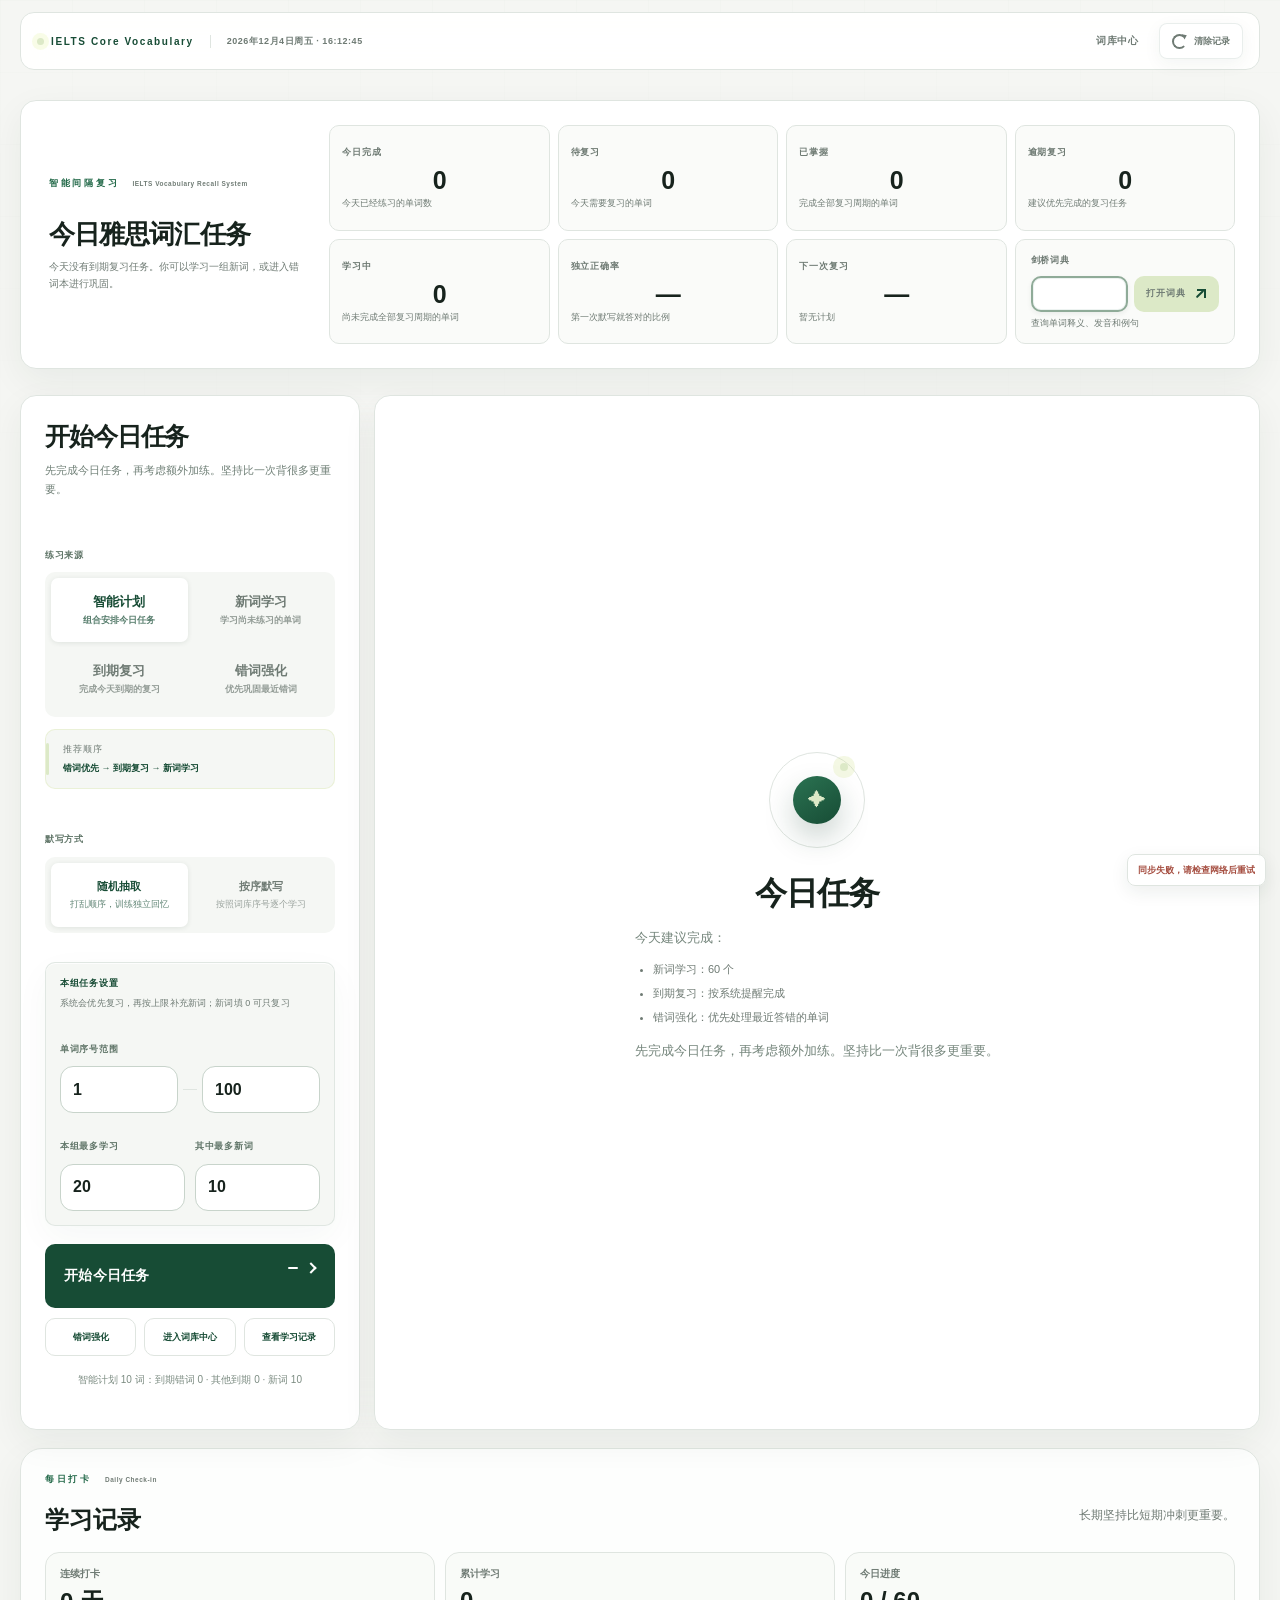
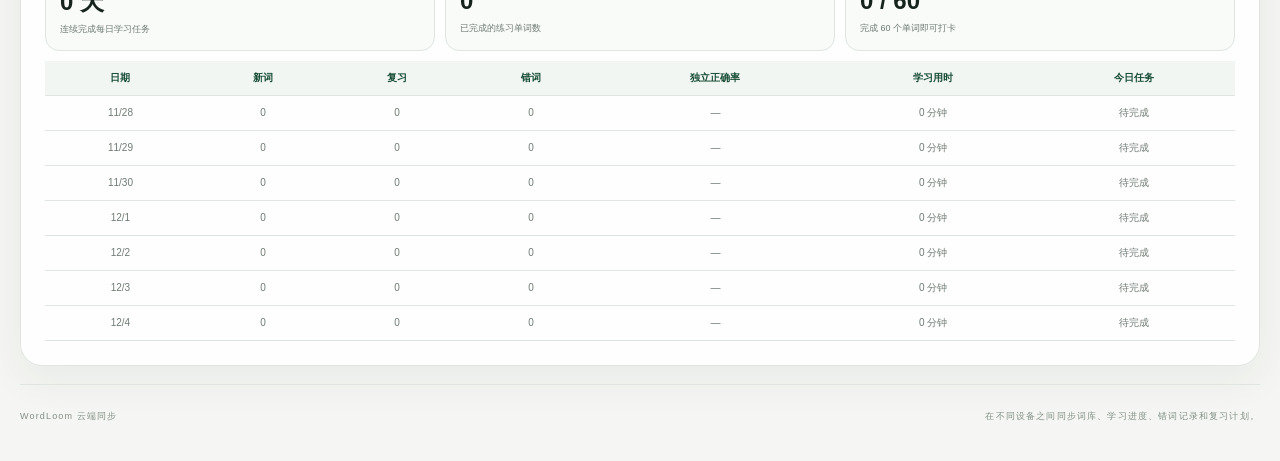
<file: index.html>
<!doctype html>
<html lang="zh-CN">
  <head>
    <meta charset="UTF-8" />
    <meta name="viewport" content="width=device-width, initial-scale=1.0" />
    <meta name="theme-color" content="#f4f0e8" />
    <title>IELTS Core Vocabulary</title>
    <link rel="stylesheet" href="styles.css?v=20260615-7" />
  </head>
  <body>
    <div class="ambient ambient-one"></div>
    <div class="ambient ambient-two"></div>

    <header class="site-header">
      <a class="brand brand-text-only" href="index.html">
        <span>IELTS Core Vocabulary</span>
        <span class="today" id="today"></span>
      </a>
      <div class="header-actions">
        <a class="header-link" href="library.html">词库中心</a>
        <button class="reset-records-button" id="resetProgress" type="button" title="管理并清除学习记录"><span class="ui-icon icon-refresh" aria-hidden="true"></span><b>清除记录</b></button>
      </div>
    </header>

    <main>
      <section class="protocol-board" id="learningStatus">
        <div class="protocol-title">
          <p class="eyebrow">智能间隔复习 <small>IELTS Vocabulary Recall System</small></p>
          <h2>今日雅思词汇任务</h2>
          <p id="protocolMessage">每天完成一组默写，让词汇从“认识”变成“会写、会用、会记住”。</p>
        </div>
        <div class="protocol-metrics">
          <article><span>今日完成</span><strong id="todayDone">0</strong><small>今天已经练习的单词数</small></article>
          <article><span>待复习</span><strong id="reviewCount">0</strong><small>今天需要复习的单词</small></article>
          <article><span>已掌握</span><strong id="masteredCount">0</strong><small>完成全部复习周期的单词</small></article>
          <article><span>逾期复习</span><strong id="overdueCount">0</strong><small>建议优先完成的复习任务</small></article>
          <article><span>学习中</span><strong id="learningCount">0</strong><small>尚未完成全部复习周期的单词</small></article>
          <article><span>独立正确率</span><strong id="accuracy">—</strong><small>第一次默写就答对的比例</small></article>
          <article><span>下一次复习</span><strong id="nextReviewTime">—</strong><small id="nextReviewStage">系统预计的下一次复习时间</small></article>
          <article class="quick-dictionary">
            <span>剑桥词典</span>
            <form id="quickDictionaryForm">
              <input id="quickDictionaryInput" type="text" autocomplete="off" autocapitalize="off" spellcheck="false" placeholder="输入英文单词" aria-label="输入要查询的英文单词" />
              <button type="submit"><span>打开词典</span><i class="ui-icon icon-external" aria-hidden="true"></i></button>
            </form>
            <small id="quickDictionaryHint">查询单词释义、发音和例句</small>
          </article>
        </div>
      </section>

      <section class="workspace">
        <aside class="setup-panel">
          <div class="section-heading">
            <div>
              <h2>开始今日任务</h2>
              <p>先完成今日任务，再考虑额外加练。坚持比一次背很多更重要。</p>
            </div>
          </div>

          <label class="field-label">练习来源</label>
          <div class="segmented source-segmented">
            <button class="segment active" data-source="smart"><b>智能计划</b><small>组合安排今日任务</small></button>
            <button class="segment" data-source="all"><b>新词学习</b><small>学习尚未练习的单词</small></button>
            <button class="segment" data-source="review"><b>到期复习</b><small>完成今天到期的复习</small></button>
            <button class="segment" data-source="wrong"><b>错词强化</b><small>优先巩固最近错词</small></button>
          </div>
          <div class="smart-plan-preview" id="smartPlanPreview">
            <span>推荐顺序</span>
            <b>错词优先 → 到期复习 → 新词学习</b>
          </div>

          <label class="field-label">默写方式</label>
          <div class="segmented mode-segmented" id="modeControls">
            <button class="mode-segment active" data-mode="random">
              <b>随机抽取</b>
              <small>打乱顺序，训练独立回忆</small>
            </button>
            <button class="mode-segment" data-mode="sequential">
              <b>按序默写</b>
              <small>按照词库序号逐个学习</small>
            </button>
          </div>

          <div class="quota-panel">
            <div class="quota-heading">
              <span class="field-label">本组任务设置</span>
              <small id="quotaHint">系统会优先复习，再按上限补充新词</small>
            </div>
            <div class="field-grid">
            <label>
              <span class="field-label">单词序号范围</span>
              <div class="range-fields">
                <input id="wordStart" type="number" min="1" value="1" inputmode="numeric" step="1" />
                <i></i>
                <input id="wordEnd" type="number" min="1" value="100" inputmode="numeric" step="1" />
              </div>
            </label>
            <label id="wordCountField">
              <span class="field-label" id="wordCountLabel">本组最多学习</span>
              <input id="wordCount" type="number" min="1" max="5083" value="20" inputmode="numeric" step="1" />
            </label>
            <label id="smartNewLimitField">
              <span class="field-label">其中最多新词</span>
              <input id="smartNewLimit" type="number" min="0" max="5083" value="10" inputmode="numeric" step="1" />
            </label>
            </div>
          </div>

          <button class="primary-button" id="startButton">
            <span>开始今日任务</span>
            <b class="ui-icon icon-arrow-right" aria-hidden="true"></b>
          </button>
          <div class="home-secondary-actions">
            <button type="button" id="quickWrongButton">错词强化</button>
            <a href="library.html">进入词库中心</a>
            <a href="#learningRecords">查看学习记录</a>
          </div>
          <p class="available" id="available">正在读取你的词库和学习记录，请稍候…</p>
        </aside>

        <section class="practice-panel" id="practicePanel">
          <div class="empty-state" id="emptyState">
            <div class="empty-orbit"><span>✦</span></div>
            <h2 id="emptyStateTitle">今日任务</h2>
            <div class="today-task-copy" id="emptyStateCopy">
              <p>今天建议完成：</p>
              <ul>
                <li>新词学习：60 个</li>
                <li>到期复习：按系统提醒完成</li>
                <li>错词强化：优先处理最近答错的单词</li>
              </ul>
              <p>先完成今日任务，再考虑额外加练。坚持比一次背很多更重要。</p>
            </div>
          </div>

          <div class="quiz hidden" id="quiz" data-recall-state="idle">
            <div class="quiz-topline">
              <span id="quizProgress">01 / 20</span>
              <div class="progress-track"><i id="progressBar"></i></div>
              <button class="sound-button hidden" id="speakButton" type="button" title="播放免费真人读音" aria-label="播放免费真人读音"><span class="ui-icon icon-play" aria-hidden="true"></span></button>
            </div>
            <div class="prompt-card">
            <div class="prompt-meta">
                <span class="prompt-index" id="promptIndex">当前单词 #0001</span>
                <span class="prompt-badges"><span class="cefr-badge level-unmarked" id="cefrBadge">剑桥 CEFR：未标注</span><span class="stage-badge" id="stageBadge">首次学习</span></span>
              </div>
              <p id="meaning"></p>
            </div>
            <form id="answerForm">
              <label for="answerInput">请根据中文释义写出对应的英文单词。</label>
              <div class="answer-line">
                <input
                  id="answerInput"
                  type="text"
                  autocomplete="off"
                  autocapitalize="off"
                  spellcheck="false"
                  placeholder="请输入英文单词"
                />
                <button type="submit" id="checkButton">校验答案</button>
              </div>
            </form>
            <div class="progressive-hint hidden" id="progressiveHint" hidden></div>
            <button class="question-next-button hidden" id="questionNextButton" type="button" hidden>下一个单词</button>
            <div class="error-reason-panel hidden" id="errorReasonPanel" hidden>
              <strong>这次错误的主要原因是：</strong>
              <div class="error-reason-options">
                <button type="button" data-error-reason="拼写错误">拼写错误</button>
                <button type="button" data-error-reason="词义混淆">词义混淆</button>
                <button type="button" data-error-reason="完全不会">完全不会</button>
                <button type="button" data-error-reason="搭配不会">搭配不会</button>
                <button type="button" data-error-reason="发音不熟">发音不熟</button>
                <button type="button" data-error-reason="一时想不起来">一时想不起来</button>
              </div>
              <p class="error-reason-feedback hidden" id="errorReasonFeedback" hidden></p>
            </div>
            <div class="feedback" id="feedback"></div>
            <div class="next-review hidden" id="nextReviewNotice" hidden></div>
            <a class="dictionary-link hidden" id="currentDictionaryLink" href="#" target="_blank" rel="noopener noreferrer" hidden><span>打开剑桥词典</span><i class="ui-icon icon-external" aria-hidden="true"></i></a>
          </div>

          <div class="result hidden" id="result">
            <p class="eyebrow">本组完成 <small>Session Complete</small></p>
            <h2>本组练习完成</h2>
            <div class="result-score"><strong id="resultScore">0%</strong><span>独立正确率</span></div>
            <div class="result-grid">
              <div><strong id="resultCorrect">0</strong><span>独立答对</span></div>
              <div><strong id="resultAssisted">0</strong><span>回炉答对</span></div>
              <div><strong id="resultWrong">0</strong><span>回炉次数</span></div>
              <div><strong id="resultTime">0:00</strong><span>用时</span></div>
            </div>
            <p class="result-advice" id="resultAdvice"></p>
            <p class="result-summary">你已经完成本组词汇训练。系统已记录本组正确率、错词和复习状态。建议休息 1-2 分钟后，再继续下一组。</p>
            <button class="primary-button" id="restartButton"><span>继续下一组</span><b class="ui-icon icon-arrow-right" aria-hidden="true"></b></button>
            <div class="result-secondary-actions">
              <button type="button" id="resultWrongButton">复习错词</button>
              <button type="button" id="returnHomeButton">返回首页</button>
            </div>
          </div>
        </section>
      </section>

      <section class="checkin-board" id="learningRecords">
        <div class="checkin-heading">
          <div><p class="eyebrow">每日打卡 <small>Daily Check-in</small></p><h2>学习记录</h2></div>
          <p>长期坚持比短期冲刺更重要。</p>
        </div>
        <div class="checkin-metrics">
          <article><span>连续打卡</span><strong id="checkinStreak">0 天</strong><small>连续完成每日学习任务</small></article>
          <article><span>累计学习</span><strong id="checkinTotal">0</strong><small>已完成的练习单词数</small></article>
          <article><span>今日进度</span><strong id="checkinToday">0 / 60</strong><small>完成 60 个单词即可打卡</small></article>
        </div>
        <div class="checkin-history" id="checkinHistory"></div>
      </section>

    </main>

    <dialog class="reset-dialog" id="resetDialog">
      <form method="dialog" class="reset-dialog-card" id="resetDialogForm">
        <div class="reset-dialog-mark"><span class="ui-icon icon-refresh" aria-hidden="true"></span></div>
        <p class="eyebrow">清除学习记录 <small>Reset Learning Data</small></p>
        <h2>确认清除学习记录？</h2>
        <p>此操作会清除学习进度、错词记录、复习计划和历史统计，不会删除词库内容。清除后无法恢复，建议先完成云端同步。</p>
        <div class="reset-impact">
          <span>即将清除</span>
          <strong id="resetImpact">即将清除：0 个已学习单词、0 组练习记录。</strong>
        </div>
        <label for="resetConfirmInput">如需继续，请输入“清除”。</label>
        <input id="resetConfirmInput" type="text" autocomplete="off" placeholder="输入：清除" />
        <div class="reset-dialog-actions">
          <button type="button" id="cancelReset">取消</button>
          <button type="submit" id="confirmReset" class="danger-button" disabled>确认清除</button>
        </div>
      </form>
    </dialog>

    <footer><span>WordLoom 云端同步</span><span>在不同设备之间同步词库、学习进度、错词记录和复习计划。</span></footer>
    <script src="words.js?v=20260614-11"></script>
    <script src="study.js?v=20260614-11"></script>
    <script src="levels.js?v=20260614-11"></script>
    <script src="ielts-points.js?v=20260614-11"></script>
    <script src="pronunciation.js?v=20260614-11"></script>
    <script src="wordloom-sync-config.js?v=20260623-1"></script>
    <script src="cloud-sync.js?v=20260623-1" data-entry="app.js?v=20260615-10"></script>
  </body>
</html>
</file>
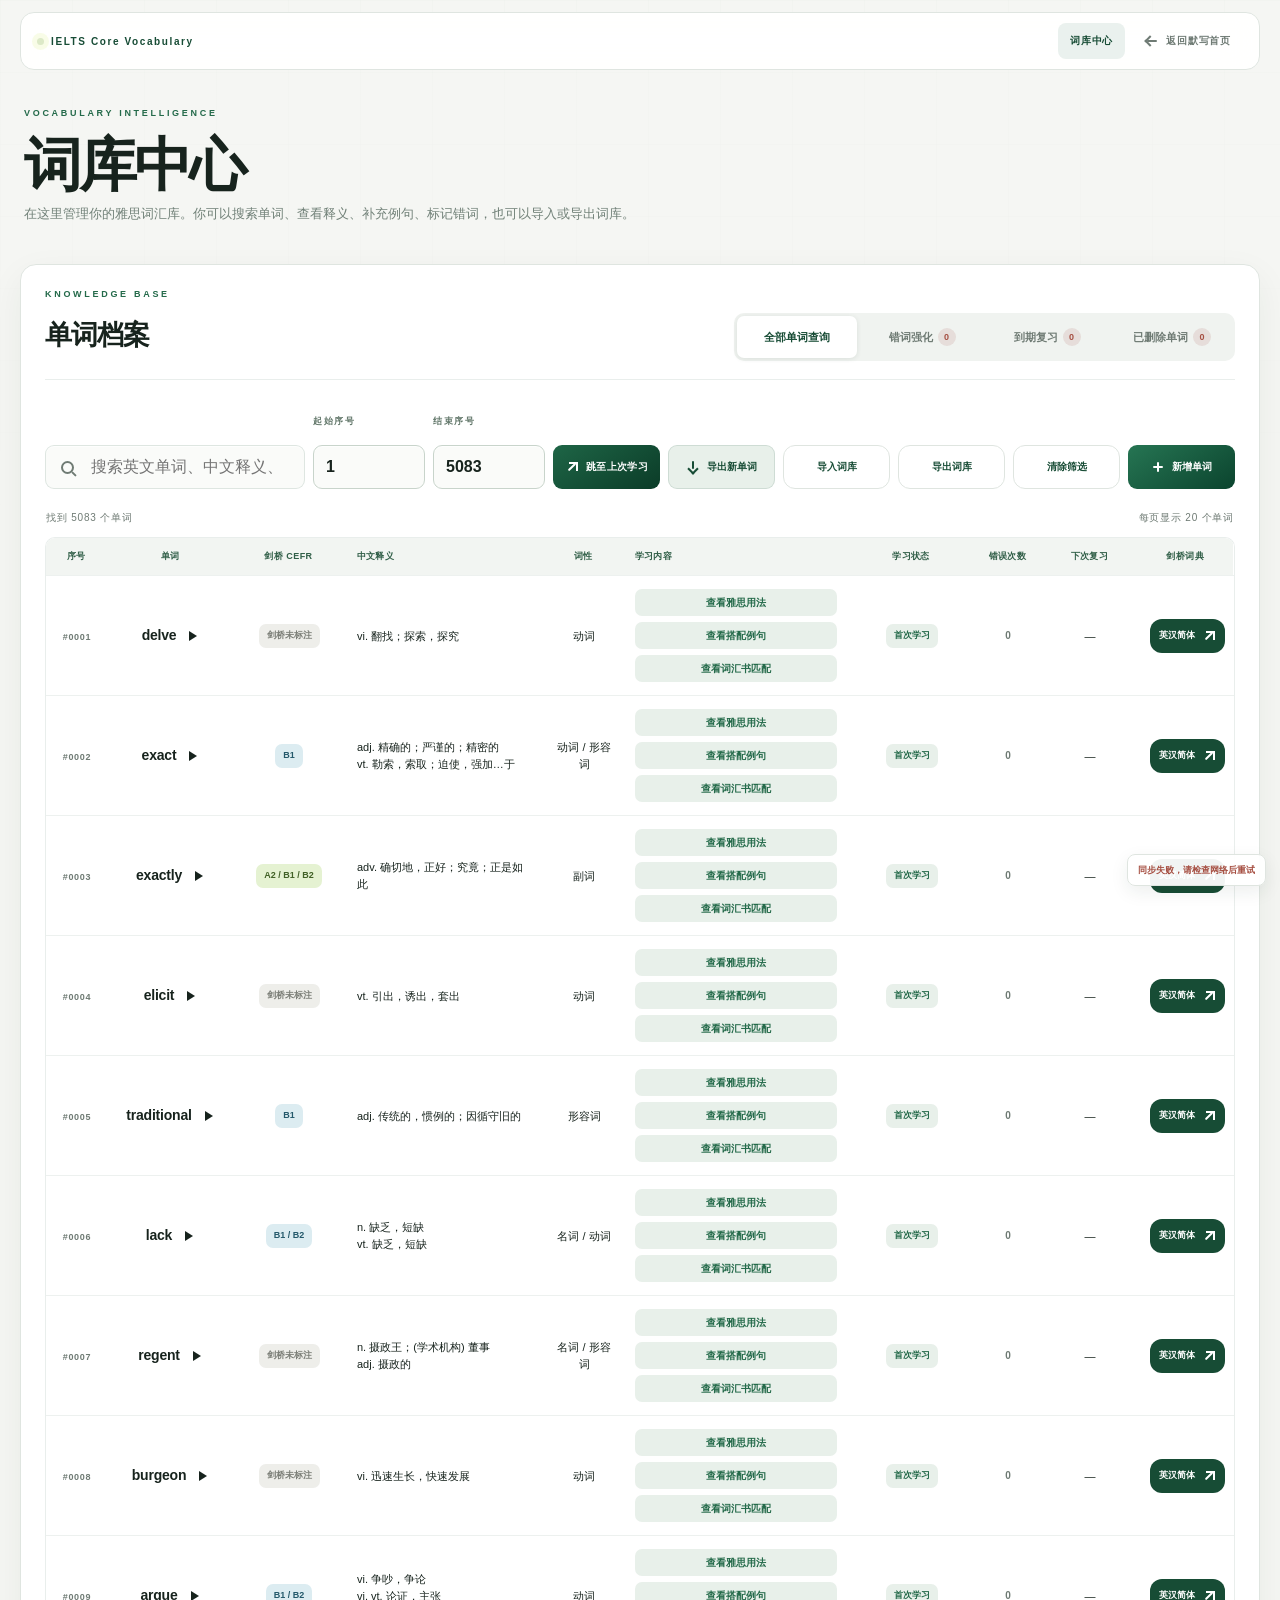
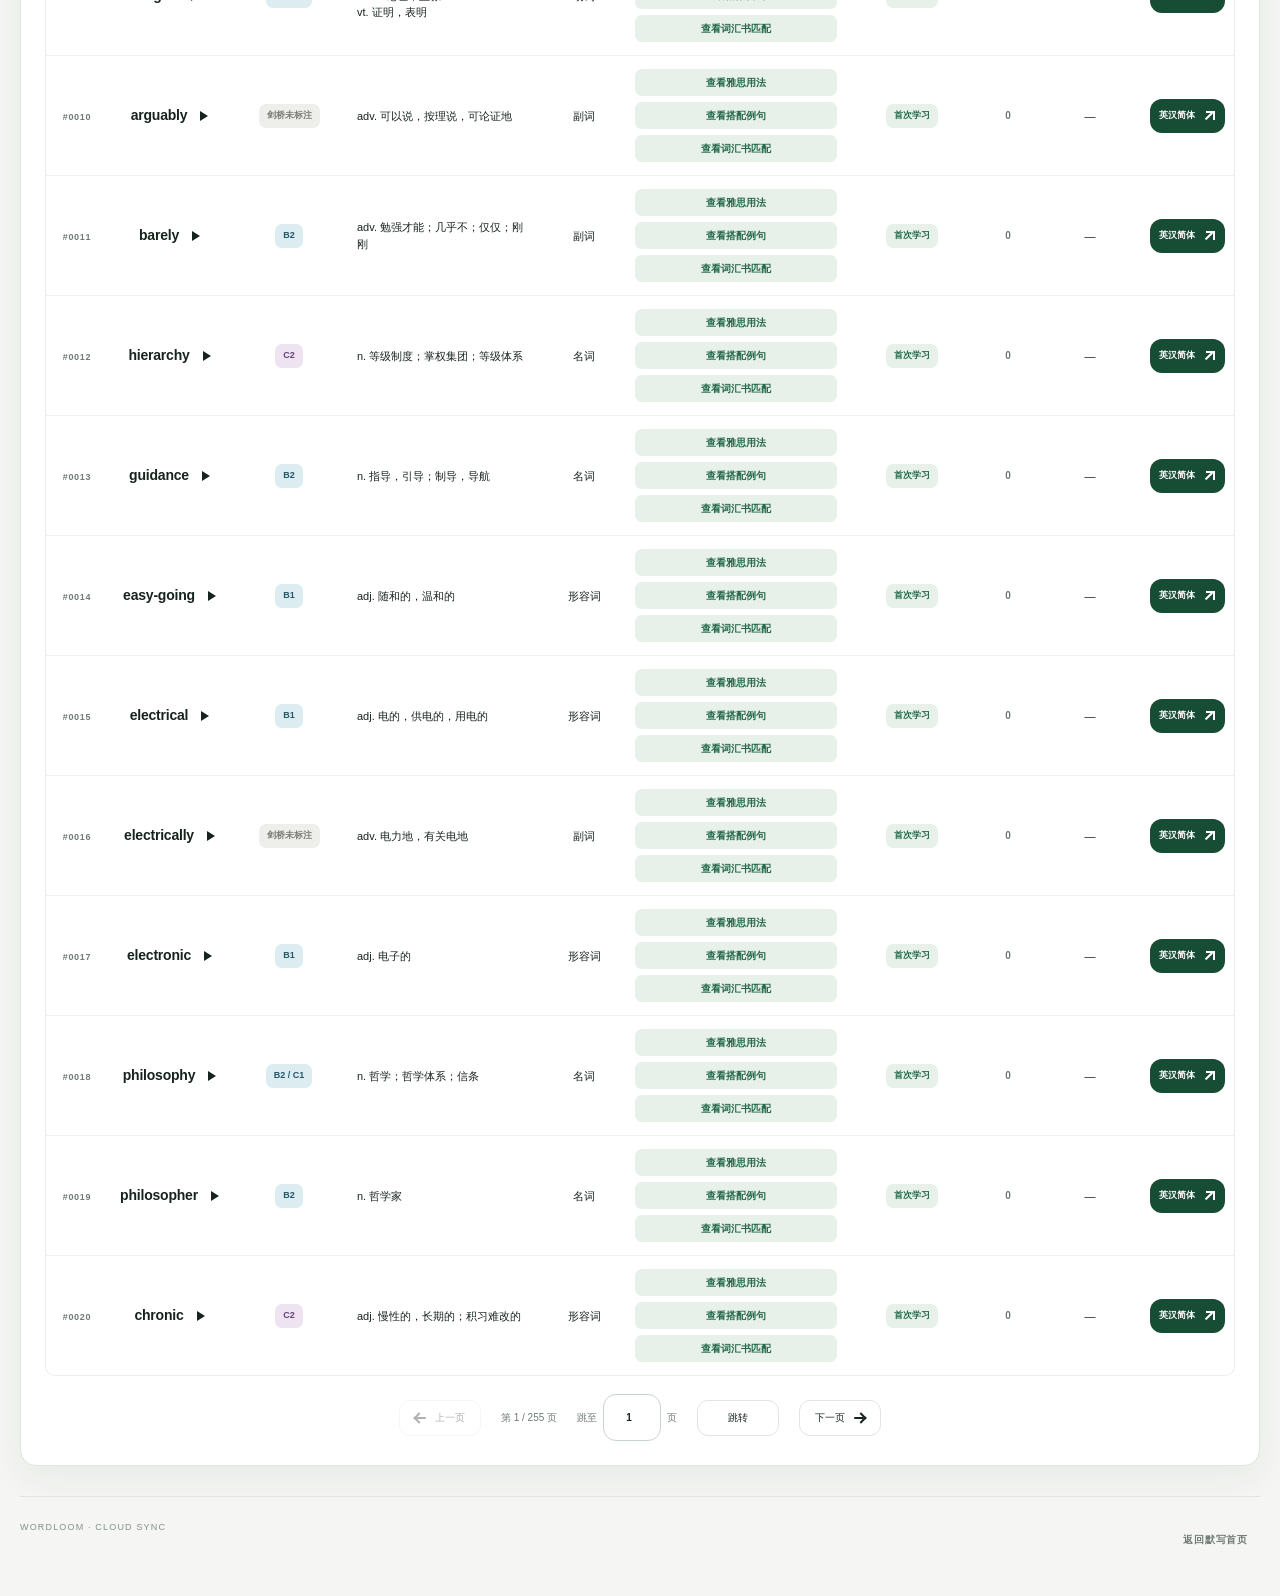
<file: library.html>
<!doctype html>
<html lang="zh-CN">
  <head>
    <meta charset="UTF-8" />
    <meta name="viewport" content="width=device-width, initial-scale=1.0" />
    <meta name="theme-color" content="#f4f0e8" />
    <title>IELTS Core Vocabulary · 词库中心</title>
    <link rel="stylesheet" href="styles.css?v=20260615-7" />
  </head>
  <body>
    <div class="ambient ambient-one"></div>
    <div class="ambient ambient-two"></div>
    <header class="site-header">
      <a class="brand brand-text-only" href="index.html"><span>IELTS Core Vocabulary</span></a>
      <div class="header-actions">
        <a class="header-link active" href="library.html">词库中心</a>
        <a class="back-link" href="index.html"><span class="ui-icon icon-arrow-left" aria-hidden="true"></span><span>返回默写首页</span></a>
      </div>
    </header>

    <main class="library-page">
      <section class="library-hero">
        <p class="eyebrow">VOCABULARY INTELLIGENCE</p>
        <h1>词库中心</h1>
        <p>在这里管理你的雅思词汇库。你可以搜索单词、查看释义、补充例句、标记错词，也可以导入或导出词库。</p>
      </section>

      <section class="library-center" id="libraryCenter">
        <div class="library-heading">
          <div>
            <p class="eyebrow">KNOWLEDGE BASE</p>
            <h2>单词档案</h2>
          </div>
          <div class="library-tabs">
            <button class="library-tab active" data-library-view="all">全部单词查询</button>
            <button class="library-tab" data-library-view="wrong">
              错词强化 <span id="wrongLibraryCount">0</span>
            </button>
            <button class="library-tab" data-library-view="due">
              到期复习 <span id="dueLibraryCount">0</span>
            </button>
            <button class="library-tab" data-library-view="deleted">
              已删除单词 <span id="deletedLibraryCount">0</span>
            </button>
          </div>
        </div>
        <div class="library-tools">
          <label class="library-search"><span class="ui-icon icon-search" aria-hidden="true"></span><input id="librarySearch" type="search" placeholder="搜索英文单词、中文释义、例句或标签" /></label>
          <label><span class="field-label">起始序号</span><input id="libraryStart" type="number" min="1" value="1" inputmode="numeric" step="1" /></label>
          <label><span class="field-label">结束序号</span><input id="libraryEnd" type="number" min="1" value="5083" inputmode="numeric" step="1" /></label>
          <label id="wrongSortField" class="hidden">
            <span class="field-label">错词排序</span>
            <select id="wrongSort">
              <option value="wrong-desc">错误次数最多</option>
              <option value="recent">最近默写错误</option>
              <option value="id">按单词序号</option>
            </select>
          </label>
          <label id="wrongReasonField" class="hidden">
            <span class="field-label">错误类型</span>
            <select id="wrongReasonFilter">
              <option value="all">全部错词</option>
              <option value="拼写错误">拼写错误</option>
              <option value="词义混淆">词义混淆</option>
              <option value="完全不会">完全不会</option>
              <option value="搭配不会">搭配不会</option>
              <option value="发音不熟">发音不熟</option>
              <option value="一时想不起来">一时想不起来</option>
              <option value="unmarked">未标记</option>
            </select>
          </label>
          <button class="resume-word-button" id="resumeWord" type="button">
            <span class="ui-icon icon-external" aria-hidden="true"></span>
            <b>跳至上次学习</b>
          </button>
          <button class="export-new-words-button" id="exportNewWords" type="button">
            <span class="ui-icon icon-download" aria-hidden="true"></span>
            <b>导出新单词</b>
          </button>
          <button class="library-tool-button" id="importLibrary" type="button"><b>导入词库</b></button>
          <input class="hidden" id="importLibraryFile" type="file" accept=".csv,text/csv" />
          <button class="library-tool-button" id="exportLibrary" type="button"><b>导出词库</b></button>
          <button class="library-tool-button" id="clearLibraryFilters" type="button"><b>清除筛选</b></button>
          <button class="add-word-button" id="openAddWord" type="button">
            <span class="ui-icon icon-plus" aria-hidden="true"></span>
            <b>新增单词</b>
          </button>
        </div>
        <p class="wrong-view-note hidden" id="wrongViewNote">错词强化会优先展示你最近答错、查看答案或多次记不住的单词。选择错误原因后，系统会根据问题类型安排更有针对性的复习。</p>
        <section class="wrong-reason-stats hidden" id="wrongReasonStats">
          <div><p class="eyebrow">WRONG WORD ANALYSIS</p><h3>错词原因统计</h3></div>
          <div class="wrong-reason-stat-grid" id="wrongReasonStatGrid"></div>
        </section>
        <div class="library-summary"><span id="librarySummary">正在读取词库…</span><span>每页显示 20 个单词</span></div>
        <div class="word-table-wrap">
          <table class="word-table">
            <colgroup>
              <col class="col-number" />
              <col class="col-word" />
              <col class="col-cefr" />
              <col class="col-meaning" />
              <col class="col-pos" />
              <col class="col-study" />
              <col class="col-stage" />
              <col class="col-wrong" />
              <col class="col-review" />
              <col class="col-dictionary" />
              <col class="col-action" />
            </colgroup>
            <thead><tr><th>序号</th><th>单词</th><th>剑桥 CEFR</th><th>中文释义</th><th>词性</th><th>学习内容</th><th>学习状态</th><th>错误次数</th><th>下次复习</th><th>剑桥词典</th><th>操作</th></tr></thead>
            <tbody id="wordTableBody"></tbody>
          </table>
          <div class="library-empty hidden" id="libraryEmpty"><strong>没有搜索结果</strong><span>没有找到符合条件的单词。请尝试更换关键词，或检查筛选条件。</span></div>
        </div>
        <div class="pagination">
          <button id="libraryPrev"><span class="ui-icon icon-arrow-left" aria-hidden="true"></span><span>上一页</span></button>
          <span id="libraryPage">第 1 / 1 页</span>
          <label class="page-jump"><span>跳至</span><input id="libraryJumpPage" type="number" min="1" value="1" inputmode="numeric" step="1" aria-label="跳转页码" /><span>页</span></label>
          <button id="libraryJumpButton" type="button">跳转</button>
          <button id="libraryNext"><span>下一页</span><span class="ui-icon icon-arrow-right" aria-hidden="true"></span></button>
        </div>
      </section>
    </main>
    <dialog class="word-dialog" id="addWordDialog">
      <form class="word-dialog-card" id="addWordForm">
        <p class="eyebrow">CUSTOM VOCABULARY</p>
        <h2>新增单词</h2>
        <p>新增单词将同步保存到云端，并进入新词学习与智能计划。</p>
        <label><span>英文单词</span><small>填写需要记忆的英文单词。</small><input id="newWordText" type="text" autocomplete="off" autocapitalize="off" spellcheck="false" required /></label>
        <label><span>中文释义</span><small>填写核心中文意思，建议简洁准确。</small><textarea id="newWordMeaning" rows="3" required></textarea></label>
        <label><span>雅思场景</span><small>例如：写作 Task 2、口语 Part 2、阅读同义替换。</small><input id="newWordScene" type="text" /></label>
        <label><span>常用搭配</span><small>例如：significant increase。</small><input id="newWordCollocation" type="text" /></label>
        <label><span>例句</span><small>建议使用简单、可模仿、适合雅思写作或口语的句子。</small><textarea id="newWordExample" rows="2"></textarea></label>
        <label><span>同义替换</span><small>填写可以在雅思阅读和写作中替换使用的词。</small><input id="newWordSynonyms" type="text" /></label>
        <p class="custom-word-note">自定义单词不会自动标注剑桥 CEFR 等级，避免与剑桥词典官方标注混淆。</p>
        <p class="word-dialog-message" id="addWordMessage"></p>
        <div class="word-dialog-actions"><button type="button" id="cancelAddWord">取消</button><button type="submit">新增单词</button></div>
      </form>
    </dialog>
    <footer><span>WORDLOOM · CLOUD SYNC</span><a class="header-link" href="index.html">返回默写首页</a></footer>
    <script src="words.js?v=20260614-11"></script>
    <script src="study.js?v=20260614-11"></script>
    <script src="levels.js?v=20260614-11"></script>
    <script src="ielts-points.js?v=20260614-11"></script>
    <script src="pronunciation.js?v=20260614-11"></script>
    <script src="wordloom-sync-config.js?v=20260623-1"></script>
    <script src="cloud-sync.js?v=20260623-1" data-entry="library.js?v=20260615-10"></script>
  </body>
</html>
</file>
<file: styles.css>
:root {
  --ink: #18261f;
  --muted: #6e786f;
  --paper: #f4f0e8;
  --card: rgba(255, 253, 248, 0.78);
  --green: #2f5d46;
  --lime: #c9db78;
  --line: rgba(24, 38, 31, 0.13);
  --red: #a64f42;
}

* { box-sizing: border-box; }
html { scroll-behavior: smooth; }
body {
  margin: 0;
  min-height: 100vh;
  color: var(--ink);
  background: var(--paper);
  font-family: Arial, "Microsoft YaHei", "PingFang SC", "Heiti SC", sans-serif;
  overflow-x: hidden;
}
button, input, select { font: inherit; }
button { cursor: pointer; }
.ambient {
  position: fixed;
  border-radius: 999px;
  filter: blur(2px);
  pointer-events: none;
  opacity: .55;
  z-index: -1;
}
.ambient-one { width: 520px; height: 520px; background: #dce7b4; right: -180px; top: -190px; }
.ambient-two { width: 360px; height: 360px; background: #e6d9be; left: -180px; bottom: 4%; }

.site-header, main, footer { width: min(1180px, calc(100% - 40px)); margin-inline: auto; }
.site-header {
  height: 82px;
  display: flex;
  align-items: center;
  justify-content: space-between;
  border-bottom: 1px solid var(--line);
}
.brand { color: var(--ink); text-decoration: none; display: flex; align-items: center; gap: 11px; font-size: 12px; letter-spacing: .23em; font-weight: 800; }
.brand-text-only { gap: 0; padding-left: 3px; }
.brand-mark {
  width: 34px; height: 34px; border-radius: 50%; background: var(--ink); color: var(--paper);
  display: grid; place-items: center; font-family: inherit; font-size: 18px; letter-spacing: 0;
}
.header-actions { display: flex; align-items: center; gap: 16px; font-size: 12px; color: var(--muted); letter-spacing: .08em; }
.header-link, .back-link { color: var(--muted); text-decoration: none; font-size: 10px; font-weight: 800; letter-spacing: .08em; }
.header-link:hover, .header-link.active, .back-link:hover { color: var(--green); }
.icon-button, .sound-button {
  border: 1px solid var(--line); border-radius: 50%; background: rgba(255,255,255,.35); color: var(--ink);
  width: 38px; height: 38px; transition: .2s ease;
}
.icon-button:hover, .sound-button:hover { transform: rotate(12deg); background: white; }
.sound-button.hint-used { border-color: #b58a24; background: #fff6d9; color: #8a6a19; }
.reset-records-button {
  display: inline-flex; align-items: center; gap: 7px; border: 1px solid var(--line); border-radius: 99px; padding: 7px 10px;
  background: rgba(255,255,255,.48); color: var(--muted); font-size: 9px; transition: .2s ease;
}
.reset-records-button span { font-size: 12px; }
.reset-records-button b { font-size: 9px; white-space: nowrap; }
.reset-records-button:hover { border-color: rgba(166,79,66,.3); background: rgba(166,79,66,.08); color: var(--red); }

.eyebrow { margin: 0 0 18px; font-size: 10px; letter-spacing: .24em; font-weight: 800; color: var(--green); }
h1, h2, p { margin-top: 0; }
h1 { font-family: inherit; font-size: clamp(44px, 6vw, 76px); line-height: 1.07; font-weight: 800; margin-bottom: 20px; letter-spacing: -.04em; }
h1 em { color: var(--green); font-style: normal; font-weight: 800; }
.protocol-board {
  margin: 48px 0 28px; padding: 28px; display: grid; grid-template-columns: .8fr 2.2fr; gap: 30px;
  border: 1px solid rgba(255,255,255,.78); border-radius: 20px; background: rgba(24,38,31,.94); color: white;
  box-shadow: 0 20px 50px rgba(24,38,31,.13);
}
.protocol-title .eyebrow { color: var(--lime); }
.protocol-title h2 { margin-bottom: 8px; font-size: 24px; }
.protocol-title p:last-child { margin: 0; color: rgba(255,255,255,.58); font-size: 11px; line-height: 1.7; }
.protocol-metrics { display: grid; grid-template-columns: repeat(4, 1fr); gap: 18px 0; }
.protocol-metrics article { padding: 4px 18px; border-left: 1px solid rgba(255,255,255,.12); }
.protocol-metrics span, .protocol-metrics small { display: block; color: rgba(255,255,255,.5); font-size: 9px; letter-spacing: .1em; }
.protocol-metrics strong { display: block; margin: 8px 0 5px; color: var(--lime); font-size: 26px; }
.protocol-metrics small { line-height: 1.4; letter-spacing: 0; }
.quick-dictionary { align-self: stretch; }
.quick-dictionary form { display: grid; grid-template-columns: minmax(0, 1fr) auto; gap: 6px; margin: 7px 0 5px; }
.quick-dictionary input {
  min-width: 0; padding: 8px 9px; border-color: rgba(255,255,255,.14); border-radius: 8px;
  background: rgba(255,255,255,.08); box-shadow: none; color: white; font-size: 10px;
}
.quick-dictionary input::placeholder { color: rgba(255,255,255,.38); }
.quick-dictionary input:focus { border-color: var(--lime); box-shadow: 0 0 0 3px rgba(213,233,120,.12); }
.quick-dictionary button {
  border: 0; border-radius: 8px; padding: 0 9px; background: var(--lime); color: var(--green-deep);
  font-size: 9px; font-weight: 800; white-space: nowrap;
}
.quick-dictionary button:hover { background: white; }

.workspace {
  display: grid; grid-template-columns: 390px 1fr; min-height: 590px; background: var(--card);
  border: 1px solid rgba(255,255,255,.75); border-radius: 28px; box-shadow: 0 28px 80px rgba(46, 60, 49, .09);
  backdrop-filter: blur(18px); overflow: hidden;
}
.setup-panel { padding: 36px; border-right: 1px solid var(--line); }
.section-heading { display: flex; gap: 16px; margin-bottom: 34px; }
.section-heading > span { color: var(--green); font-family: inherit; font-style: normal; font-weight: 800; }
.section-heading h2 { margin-bottom: 4px; font-family: inherit; font-size: 26px; font-weight: 800; }
.section-heading p { color: var(--muted); font-size: 12px; }
.field-label { display: block; margin-bottom: 10px; color: var(--muted); font-size: 10px; letter-spacing: .13em; font-weight: 700; }
.segmented { display: grid; grid-template-columns: repeat(3, 1fr); gap: 4px; padding: 4px; margin-bottom: 25px; border: 1px solid var(--line); border-radius: 12px; }
.source-segmented { grid-template-columns: repeat(2, 1fr); }
.segment { border: 0; padding: 10px 4px; border-radius: 8px; background: transparent; color: var(--muted); font-size: 12px; }
.segment.active { background: var(--ink); color: white; box-shadow: 0 5px 15px rgba(24,38,31,.16); }
.mode-segmented { grid-template-columns: repeat(2, 1fr); }
.mode-segment {
  display: grid; gap: 4px; border: 0; padding: 11px 8px; border-radius: 8px;
  background: transparent; color: var(--muted); text-align: left;
}
.mode-segment b { font-size: 12px; }
.mode-segment small { font-size: 9px; }
.mode-segment.active { background: var(--ink); color: white; box-shadow: 0 5px 15px rgba(24,38,31,.16); }
.field-grid { display: grid; grid-template-columns: 1.2fr 1fr; gap: 14px; }
.field-disabled { opacity: .42; }
.field-disabled button { cursor: not-allowed; pointer-events: none; }
.range-fields { display: grid; grid-template-columns: 1fr 12px 1fr; align-items: center; gap: 5px; }
.range-fields i { height: 1px; background: var(--line); }
input, select {
  width: 100%; border: 1px solid var(--line); border-radius: 10px; background: rgba(255,255,255,.56);
  padding: 13px 12px; color: var(--ink); outline: none;
}
input:focus, select:focus { border-color: var(--green); box-shadow: 0 0 0 3px rgba(47,93,70,.09); }
.primary-button {
  width: 100%; display: flex; align-items: center; justify-content: space-between; border: 0; border-radius: 12px;
  margin-top: 28px; padding: 16px 18px; background: var(--green); color: white; box-shadow: 0 13px 26px rgba(47,93,70,.18); transition: .2s;
}
.primary-button:hover { transform: translateY(-2px); box-shadow: 0 18px 30px rgba(47,93,70,.24); }
.primary-button b { font-size: 20px; }
.available { margin: 12px 0 0; text-align: center; color: var(--muted); font-size: 10px; }
.smart-plan-preview {
  display: grid; gap: 5px; margin: -14px 0 24px; padding: 11px 12px; border-radius: 10px;
  background: rgba(213,233,120,.18); color: var(--green-deep); font-size: 9px;
}
.smart-plan-preview span { color: var(--muted); letter-spacing: .12em; }
.quota-panel {
  margin-top: 4px; padding: 15px; border: 1px solid rgba(35,96,68,.1); border-radius: 14px;
  background: rgba(255,255,255,.38);
}
.quota-heading { display: flex; align-items: center; justify-content: space-between; gap: 12px; margin-bottom: 12px; }
.quota-heading .field-label { margin: 0; color: var(--green-deep); }
.quota-heading small { color: var(--muted); font-size: 8px; line-height: 1.4; text-align: right; }
.quota-panel .field-grid { grid-template-columns: repeat(2, 1fr); gap: 10px; }
.quota-panel .field-grid > label:first-child { grid-column: 1 / -1; }

.practice-panel { position: relative; display: grid; place-items: center; padding: 46px; background: rgba(255,255,255,.21); }
.empty-state { max-width: 420px; text-align: center; }
.empty-orbit { margin: 0 auto 28px; width: 118px; height: 118px; border: 1px solid var(--line); border-radius: 50%; display: grid; place-items: center; position: relative; }
.empty-orbit::after { content: ""; position: absolute; width: 8px; height: 8px; border-radius: 50%; background: var(--lime); top: 10px; right: 16px; box-shadow: 0 0 0 7px rgba(201,219,120,.2); }
.empty-orbit span { width: 60px; height: 60px; display: grid; place-items: center; border-radius: 50%; background: var(--green); color: var(--lime); font-size: 22px; }
.empty-state h2, .result h2 { font-family: inherit; font-size: 32px; font-weight: 800; margin-bottom: 10px; }
.empty-state p { color: var(--muted); line-height: 1.8; font-size: 13px; }
.hidden,
[hidden] { display: none !important; }
.quiz:not([data-recall-state="correct"]) #questionNextButton,
.quiz:not([data-recall-state="correct"]) #currentDictionaryLink,
.quiz:not([data-recall-state="correct"]) #nextReviewNotice {
  display: none !important;
}
.quiz:not([data-recall-state="wrong_3"]) #errorReasonPanel {
  display: none !important;
}
.quiz { width: min(100%, 620px); align-self: stretch; display: flex; flex-direction: column; justify-content: center; }
.quiz-topline { display: grid; grid-template-columns: auto 1fr auto; align-items: center; gap: 16px; color: var(--muted); font-size: 11px; letter-spacing: .1em; }
.progress-track { height: 2px; background: var(--line); }
.progress-track i { display: block; width: 0; height: 100%; background: var(--green); transition: width .35s; }
.prompt-card { margin: 56px 0 50px; }
.prompt-meta { display: flex; align-items: center; justify-content: space-between; gap: 12px; }
.prompt-index { font-size: 10px; letter-spacing: .13em; color: var(--green); font-weight: 800; }
.stage-badge { padding: 6px 9px; border: 1px solid var(--line); border-radius: 99px; color: var(--green); background: rgba(201,219,120,.15); font-size: 9px; font-weight: 800; }
.prompt-badges { display: flex; align-items: center; justify-content: flex-end; gap: 6px; flex-wrap: wrap; }
.cefr-badge { display: inline-block; padding: 5px 8px; border-radius: 99px; background: #e8eee9; color: var(--green-deep); font-size: 9px; font-weight: 900; white-space: nowrap; }
.cefr-badge.level-a1, .cefr-badge.level-a2 { background: #e5f2d2; color: #416126; }
.cefr-badge.level-b1, .cefr-badge.level-b2 { background: #dcecf1; color: #24596b; }
.cefr-badge.level-c1, .cefr-badge.level-c2 { background: #eee3f1; color: #684475; }
.cefr-badge.level-unmarked { background: #eeeeea; color: #7a7d76; }
.prompt-card p { margin: 18px 0 0; font-family: inherit; font-weight: 700; white-space: pre-line; font-size: clamp(25px, 3.1vw, 39px); line-height: 1.45; }
#answerForm label { color: var(--muted); font-size: 11px; }
.answer-line { display: grid; grid-template-columns: 1fr auto; gap: 10px; margin-top: 10px; }
.answer-line input { padding: 17px 16px; font-family: inherit; font-size: 23px; letter-spacing: .03em; }
.answer-line button { border: 0; border-radius: 10px; padding: 0 24px; background: var(--ink); color: white; }
.feedback { min-height: 58px; padding-top: 14px; font-size: 13px; line-height: 1.6; }
.feedback.correct { color: var(--green); }
.feedback.assisted { color: #8a6a19; }
.feedback.wrong { color: var(--red); }
.feedback b { font-family: inherit; font-size: 20px; }
.answer-verdict { color: inherit; }
.answer-study-card {
  display: grid; gap: 12px; margin-top: 14px; padding: 16px; border: 1px solid rgba(35,96,68,.12); border-radius: 15px;
  background: rgba(255,255,255,.66); color: var(--ink); box-shadow: 0 12px 32px rgba(35,96,68,.06);
}
.answer-study-heading { display: flex; align-items: center; justify-content: space-between; gap: 12px; }
.answer-study-heading span { color: var(--green-deep); font-size: 11px; font-weight: 800; }
.answer-study-heading small { color: var(--muted); font-size: 9px; }
.answer-study-card p { margin: 0; color: var(--ink); font-size: 11px; line-height: 1.7; }
.answer-study-card b { font-size: inherit; }
.answer-study-empty { opacity: .78; }
.answer-study-block { display: grid; gap: 7px; padding-top: 10px; border-top: 1px solid var(--line); }
.answer-study-block strong { color: var(--green); font-size: 9px; letter-spacing: .08em; }
.answer-study-example, .study-example { display: grid; grid-template-columns: 1fr auto; align-items: center; gap: 10px; }
.answer-study-related { display: flex; flex-wrap: wrap; gap: 6px; }
.ielts-point-card { border-color: rgba(166,119,34,.22); background: rgba(255,249,226,.7); }
.ielts-point-meta { display: flex; flex-wrap: wrap; gap: 6px; }
.ielts-point-meta span { border-radius: 99px; padding: 5px 8px; background: rgba(166,119,34,.1); color: #775719; font-size: 8px; font-weight: 800; }
.ielts-point-summary { display: grid; gap: 5px; margin-bottom: 10px; padding: 10px; border-left: 3px solid #b79543; border-radius: 8px; background: rgba(255,249,226,.72); }
.ielts-point-summary b { color: #775719; font-size: 9px; }
.ielts-point-summary span { color: var(--ink); font-size: 10px; line-height: 1.55; }
.ielts-point-summary small { color: var(--muted); font-size: 8px; line-height: 1.55; }
.study-speak-button, .study-related-word {
  display: inline-flex; width: max-content; align-items: center; gap: 6px; border: 0; border-radius: 99px; padding: 7px 10px;
  background: var(--green-soft); color: var(--green-deep); font: inherit; font-size: 9px; font-weight: 800; cursor: pointer;
}
.study-speak-button span, .study-related-word span { color: var(--green); }
.study-speak-button.compact { flex: 0 0 auto; padding: 6px 9px; }
.study-speak-button:hover, .study-related-word:hover { background: var(--lime); }
.pronunciation-missing { opacity: .58; }
.next-review { padding: 10px 12px; border-left: 3px solid var(--lime); border-radius: 4px; background: rgba(201,219,120,.12); color: var(--muted); font-size: 11px; line-height: 1.5; }
.dictionary-link {
  display: inline-block; margin-top: 12px; border: 1px solid var(--green); border-radius: 8px; padding: 9px 12px;
  background: var(--green); color: white; font-size: 9px; font-weight: 800; text-decoration: none;
}
.dictionary-link.compact { margin: 0; padding: 7px 9px; white-space: nowrap; }
.result { width: min(100%, 480px); text-align: center; }
.result-score { width: 150px; height: 150px; display: flex; flex-direction: column; justify-content: center; margin: 26px auto; border: 1px solid var(--line); border-radius: 50%; }
.result-score strong { font-family: inherit; color: var(--green); font-size: 45px; font-weight: 800; }
.result-score span, .result-grid span { font-size: 10px; color: var(--muted); letter-spacing: .12em; }
.result-grid { display: grid; grid-template-columns: repeat(4, 1fr); margin: 28px 0; }
.result-grid div { display: grid; gap: 5px; border-right: 1px solid var(--line); }
.result-grid div:last-child { border: 0; }
.result-grid strong { font-family: inherit; font-size: 25px; font-weight: 800; }
.result-advice {
  margin: 0 0 20px; padding: 12px 14px; border-radius: 10px; background: var(--green-soft);
  color: var(--green-deep); font-size: 10px; line-height: 1.65; text-align: left;
}

.library-page { padding-top: 65px; }
.library-hero { padding: 25px 0 40px; }
.library-hero h1 { margin-bottom: 12px; font-size: clamp(50px, 7vw, 84px); }
.library-hero > p:last-child { color: var(--muted); font-size: 13px; }
.library-center {
  margin: 30px 0; padding: 34px; border: 1px solid rgba(255,255,255,.75); border-radius: 28px;
  background: var(--card); box-shadow: 0 24px 65px rgba(46,60,49,.08); backdrop-filter: blur(18px);
}
.library-heading { display: flex; justify-content: space-between; align-items: end; gap: 28px; padding-bottom: 25px; border-bottom: 1px solid var(--line); }
.library-heading h2 { margin-bottom: 8px; font-size: 30px; }
.library-heading > div > p:last-child { margin: 0; color: var(--muted); font-size: 12px; }
.library-tabs { display: flex; gap: 5px; padding: 4px; border: 1px solid var(--line); border-radius: 12px; }
.library-tab { border: 0; border-radius: 8px; padding: 11px 15px; background: transparent; color: var(--muted); font-size: 11px; font-weight: 700; }
.library-tab span { display: inline-grid; min-width: 18px; height: 18px; place-items: center; margin-left: 5px; border-radius: 99px; background: rgba(166,79,66,.13); color: var(--red); font-size: 9px; }
.library-tab.active { background: var(--ink); color: white; }
.library-tab.active span { background: var(--lime); color: var(--ink); }
.library-tools { display: grid; grid-template-columns: 1fr 130px 130px 170px; gap: 12px; align-items: end; padding: 25px 0 16px; }
.library-search { position: relative; }
.library-search span { position: absolute; left: 15px; bottom: 12px; color: var(--muted); font-size: 20px; }
.library-search input { padding-left: 43px; }
.library-summary { display: flex; justify-content: space-between; padding: 12px 0; color: var(--muted); font-size: 10px; letter-spacing: .08em; }
.word-table-wrap { min-height: 360px; overflow-x: auto; border: 1px solid var(--line); border-radius: 14px; background: rgba(255,255,255,.38); }
.word-table { width: 100%; border-collapse: collapse; font-size: 11px; }
.word-table th { padding: 13px 15px; background: rgba(24,38,31,.035); color: var(--muted); text-align: left; font-size: 9px; letter-spacing: .1em; }
.word-table td { padding: 14px 15px; border-top: 1px solid var(--line); line-height: 1.55; vertical-align: top; }
.word-table th:nth-child(1), .word-table td:nth-child(1) { width: 85px; }
.word-table th:nth-child(2), .word-table td:nth-child(2) { width: 190px; }
.word-table th:nth-child(3), .word-table td:nth-child(3) { width: 95px; text-align: center; }
.word-table th:nth-child(5), .word-table td:nth-child(5) { width: 250px; }
.word-table th:nth-child(6), .word-table td:nth-child(6) { width: 170px; }
.word-table th:nth-child(7), .word-table td:nth-child(7) { width: 90px; text-align: center; }
.word-table th:nth-child(8), .word-table td:nth-child(8) { width: 110px; }
.word-number { color: var(--muted); font-size: 9px; font-weight: 800; letter-spacing: .08em; }
.word-speak { display: flex; align-items: center; gap: 9px; border: 0; padding: 0; background: transparent; color: var(--ink); font-size: 15px; font-weight: 800; text-align: left; }
.word-speak span { display: grid; width: 22px; height: 22px; place-items: center; border: 1px solid var(--line); border-radius: 50%; color: var(--green); font-size: 9px; }
.table-stage { display: inline-block; padding: 5px 8px; border-radius: 99px; background: rgba(201,219,120,.18); color: var(--green); font-size: 9px; font-weight: 800; white-space: nowrap; }
.table-stage.mastered { background: var(--green); color: white; }
.wrong-count, .zero-count { display: inline-grid; min-width: 26px; height: 26px; place-items: center; border-radius: 50%; font-size: 10px; font-weight: 800; }
.wrong-count { background: rgba(166,79,66,.12); color: var(--red); }
.zero-count { color: var(--muted); }
.study-empty { color: var(--muted); font-size: 9px; }
.study-details { min-width: 180px; }
.study-details summary { color: var(--green); cursor: pointer; font-size: 10px; font-weight: 800; }
.study-content { display: grid; gap: 9px; margin-top: 10px; padding: 12px; border-radius: 10px; background: rgba(220,233,221,.36); }
.study-detail-list { display: grid; gap: 6px; }
.study-detail-list .study-details { min-width: 0; }
.study-detail-list .study-details summary { width: 100%; box-sizing: border-box; justify-content: center; }
.study-details:not([open]) > .study-content { display: none; }
.study-source { color: var(--muted); font-size: 8px; font-weight: 700; letter-spacing: .08em; }
.study-block, .study-related { display: grid; gap: 5px; }
.study-block b, .study-related b { color: var(--green-deep); font-size: 9px; }
.study-block p { margin: 0; color: var(--ink); font-size: 10px; line-height: 1.65; }
.study-related span { color: var(--muted); font-size: 9px; line-height: 1.6; }
.library-empty { padding: 90px 20px; color: var(--muted); text-align: center; font-size: 12px; }
.pagination { display: flex; justify-content: center; align-items: center; gap: 20px; padding-top: 20px; color: var(--muted); font-size: 10px; }
.pagination button { border: 1px solid var(--line); border-radius: 8px; padding: 8px 13px; background: rgba(255,255,255,.45); color: var(--ink); font-size: 10px; }
.pagination button:disabled { opacity: .35; cursor: default; }
.page-jump { display: inline-flex; align-items: center; gap: 6px; }
.page-jump input { width: 64px; padding: 7px 8px; text-align: center; font-size: 10px; }

footer { display: flex; justify-content: space-between; padding: 24px 0 35px; border-top: 1px solid var(--line); color: var(--muted); font-size: 9px; letter-spacing: .13em; }
.reset-dialog {
  width: min(440px, calc(100% - 30px)); border: 0; padding: 0; border-radius: 22px;
  background: transparent; color: var(--ink); box-shadow: 0 30px 90px rgba(16,45,32,.28);
}
.reset-dialog::backdrop { background: rgba(8,25,17,.55); backdrop-filter: blur(7px); }
.reset-dialog-card { display: grid; gap: 14px; padding: 30px; background: #f8faf5; }
.reset-dialog-mark { display: grid; width: 44px; height: 44px; place-items: center; border-radius: 14px; background: rgba(166,79,66,.12); color: var(--red); font-size: 19px; }
.reset-dialog .eyebrow { margin: 2px 0 -6px; color: var(--red); }
.reset-dialog h2 { margin: 0; font-size: 25px; letter-spacing: -.03em; }
.reset-dialog p:not(.eyebrow) { margin: 0; color: var(--muted); font-size: 11px; line-height: 1.7; }
.reset-impact { display: grid; gap: 5px; padding: 13px 14px; border-radius: 11px; background: rgba(166,79,66,.08); }
.reset-impact span, .reset-dialog label { color: var(--muted); font-size: 9px; font-weight: 700; letter-spacing: .08em; }
.reset-impact strong { color: var(--red); font-size: 12px; }
.reset-dialog input { background: white; }
.reset-dialog-actions { display: grid; grid-template-columns: 1fr 1fr; gap: 9px; margin-top: 4px; }
.reset-dialog-actions button { border: 0; border-radius: 11px; padding: 12px; background: var(--green-soft); color: var(--green-deep); font-size: 10px; font-weight: 800; }
.reset-dialog-actions .danger-button { background: var(--red); color: white; }
.reset-dialog-actions .danger-button:disabled { opacity: .32; cursor: not-allowed; }

@media (max-width: 900px) {
  .protocol-board { grid-template-columns: 1fr; }
  .library-heading { align-items: flex-start; flex-direction: column; }
  .library-tools { grid-template-columns: 1fr 1fr; }
  .library-search { grid-column: 1 / -1; }
  .workspace { grid-template-columns: 1fr; }
  .setup-panel { border-right: 0; border-bottom: 1px solid var(--line); }
  .practice-panel { min-height: 540px; }
}
@media (max-width: 560px) {
  .site-header, main, footer { width: min(100% - 24px, 1180px); }
  .today { display: none; }
  .protocol-board { padding: 22px 18px; }
  .protocol-metrics { grid-template-columns: repeat(2, 1fr); gap: 18px 0; }
  .quick-dictionary { grid-column: 1 / -1; padding-top: 16px !important; }
  .quick-dictionary form { grid-template-columns: 1fr auto; }
  .library-center { padding: 24px 16px; }
  .library-tabs { width: 100%; }
  .library-tab { flex: 1; }
  .library-tools { grid-template-columns: 1fr 1fr; }
  .setup-panel, .practice-panel { padding: 27px 20px; }
  .field-grid { grid-template-columns: 1fr; }
  .quota-heading { align-items: flex-start; flex-direction: column; }
  .quota-heading small { text-align: left; }
  .quota-panel .field-grid { grid-template-columns: 1fr; }
  .practice-panel { min-height: 500px; }
  .prompt-card { margin-block: 40px; }
  .answer-line { grid-template-columns: 1fr; }
  .answer-line button { padding: 14px; }
  .result-grid { grid-template-columns: repeat(2, 1fr); gap: 18px 0; }
  .result-grid div:nth-child(2) { border-right: 0; }
  .pagination { flex-wrap: wrap; gap: 9px; }
  footer { gap: 12px; flex-direction: column; }
}

/* Refined forest workspace */
:root {
  --ink: #10271c;
  --muted: #708076;
  --paper: #f4f6f0;
  --card: rgba(253, 254, 250, .84);
  --green: #236044;
  --green-deep: #123d2a;
  --green-soft: #dce9dd;
  --lime: #d5e978;
  --line: rgba(20, 66, 45, .12);
  --red: #a64f42;
  --shadow: 0 24px 70px rgba(22, 67, 47, .10);
}
body {
  background:
    radial-gradient(circle at 87% 5%, rgba(203, 225, 174, .46), transparent 24%),
    radial-gradient(circle at 4% 80%, rgba(218, 231, 207, .5), transparent 21%),
    linear-gradient(180deg, #f8f8f3 0%, #eef3ec 100%);
}
body::before {
  content: ""; position: fixed; inset: 0; z-index: -2; pointer-events: none; opacity: .24;
  background-image: linear-gradient(rgba(35,96,68,.07) 1px, transparent 1px), linear-gradient(90deg, rgba(35,96,68,.07) 1px, transparent 1px);
  background-size: 64px 64px;
  mask-image: linear-gradient(to bottom, black, transparent 72%);
}
.ambient { filter: blur(18px); opacity: .34; }
.ambient-one { background: #bcd9a8; }
.ambient-two { background: #c9ddc7; }
.site-header {
  width: min(1240px, calc(100% - 40px)); height: 76px; margin-top: 12px; padding: 0 18px;
  border: 1px solid rgba(255,255,255,.75); border-radius: 18px; background: rgba(252,253,249,.68);
  box-shadow: 0 10px 35px rgba(24,72,50,.06); backdrop-filter: blur(20px);
}
main, footer { width: min(1180px, calc(100% - 40px)); }
.brand-mark {
  width: 38px; height: 38px; border-radius: 12px; background: linear-gradient(145deg, var(--green), var(--green-deep));
  box-shadow: inset 0 1px rgba(255,255,255,.25), 0 8px 18px rgba(18,61,42,.18);
}
.header-actions { gap: 8px; }
.header-link, .back-link {
  padding: 9px 12px; border-radius: 9px; transition: .2s ease;
}
.header-link:hover, .header-link.active, .back-link:hover { background: var(--green-soft); color: var(--green-deep); }
.today { padding: 0 9px; }
.icon-button, .sound-button { background: rgba(255,255,255,.72); box-shadow: 0 5px 16px rgba(35,96,68,.07); }

.eyebrow { color: var(--green); font-size: 9px; letter-spacing: .3em; }
h1 { max-width: 720px; font-size: clamp(52px, 6.4vw, 82px); line-height: 1.01; letter-spacing: -.065em; }
h1 em { background: linear-gradient(90deg, var(--green), #4d8062); background-clip: text; -webkit-background-clip: text; color: transparent; }

.protocol-board {
  position: relative; overflow: hidden; margin-bottom: 24px; padding: 29px 30px; border: 0; border-radius: 24px;
  background: linear-gradient(135deg, #173e2b 0%, #102d20 100%); box-shadow: 0 26px 70px rgba(16,55,37,.2);
}
.protocol-board::after {
  content: ""; position: absolute; width: 260px; height: 260px; right: -100px; top: -150px; border-radius: 50%;
  border: 50px solid rgba(213,233,120,.08);
}
.protocol-title, .protocol-metrics { position: relative; z-index: 1; }
.protocol-title h2 { font-size: 26px; letter-spacing: -.03em; }
.protocol-metrics article { padding-inline: 20px; }
.protocol-metrics strong { font-size: 30px; letter-spacing: -.04em; }
.quick-dictionary { padding-top: 3px !important; padding-bottom: 3px !important; }

.workspace {
  grid-template-columns: 405px 1fr; min-height: 620px; border: 1px solid rgba(255,255,255,.9); border-radius: 30px;
  background: rgba(253,254,250,.8); box-shadow: var(--shadow);
}
.setup-panel { padding: 39px 36px; background: rgba(244,248,242,.62); }
.section-heading { margin-bottom: 30px; }
.section-heading > span {
  display: grid; width: 34px; height: 34px; place-items: center; border-radius: 10px;
  background: var(--green-soft); color: var(--green-deep); font-size: 11px;
}
.section-heading h2 { font-size: 25px; letter-spacing: -.03em; }
.field-label { margin-bottom: 9px; color: #687c70; font-size: 9px; letter-spacing: .16em; }
.segmented { gap: 5px; padding: 5px; border: 0; border-radius: 14px; background: rgba(35,96,68,.07); }
.segment, .mode-segment { border-radius: 10px; transition: .2s ease; }
.segment:hover, .mode-segment:hover { color: var(--green-deep); background: rgba(255,255,255,.56); }
.segment.active, .mode-segment.active {
  background: linear-gradient(145deg, var(--green), var(--green-deep)); box-shadow: 0 8px 20px rgba(18,61,42,.2);
}
input, select {
  border-color: rgba(35,96,68,.14); border-radius: 12px; background: rgba(255,255,255,.76); box-shadow: inset 0 1px rgba(255,255,255,.7);
}
input:focus, select:focus { border-color: var(--green); box-shadow: 0 0 0 4px rgba(35,96,68,.1); }
.primary-button {
  border-radius: 14px; background: linear-gradient(135deg, #2b7352, var(--green-deep)); box-shadow: 0 16px 32px rgba(18,61,42,.22);
}
.primary-button:hover { box-shadow: 0 20px 38px rgba(18,61,42,.28); }
.available { color: #7c8c82; }
.practice-panel {
  padding: 52px; background: radial-gradient(circle at 65% 40%, rgba(220,233,221,.46), transparent 45%), rgba(255,255,255,.28);
}
.empty-orbit { width: 130px; height: 130px; border-color: rgba(35,96,68,.15); box-shadow: 0 0 0 16px rgba(220,233,221,.22); }
.empty-orbit span { background: linear-gradient(145deg, #2b7352, var(--green-deep)); box-shadow: 0 14px 30px rgba(18,61,42,.22); }
.empty-state h2, .result h2 { font-size: 34px; letter-spacing: -.035em; }
.quiz { max-width: 650px; }
.progress-track { height: 5px; overflow: hidden; border-radius: 99px; background: rgba(35,96,68,.1); }
.progress-track i { border-radius: 99px; background: linear-gradient(90deg, var(--green), var(--lime)); }
.prompt-card { margin: 48px 0 42px; padding: 28px; border: 1px solid rgba(35,96,68,.1); border-radius: 20px; background: rgba(255,255,255,.54); box-shadow: 0 14px 45px rgba(35,96,68,.06); }
.stage-badge { padding: 7px 11px; border: 0; background: var(--green-soft); }
.prompt-card p { margin-top: 22px; font-size: clamp(27px, 3.1vw, 40px); letter-spacing: -.02em; }
.answer-line input { border-radius: 14px; background: white; box-shadow: 0 10px 25px rgba(35,96,68,.06); }
.answer-line button { min-width: 90px; border-radius: 13px; background: var(--green-deep); transition: .2s ease; }
.answer-line button:hover { background: var(--green); transform: translateY(-1px); }
.feedback { padding-left: 2px; }
.next-review { border-left: 0; border-radius: 10px; background: var(--green-soft); color: var(--green-deep); }
.dictionary-link { border: 0; border-radius: 10px; background: var(--green-deep); transition: .2s ease; }
.dictionary-link:hover { background: var(--green); transform: translateY(-1px); }
.result-score { border: 8px solid var(--green-soft); box-shadow: 0 12px 35px rgba(35,96,68,.09); }

.library-page { padding-top: 78px; }
.library-hero { position: relative; padding: 42px 8px 54px; }
.library-hero::after { content: "5083"; position: absolute; right: 2%; bottom: 14px; color: rgba(35,96,68,.06); font-size: clamp(110px, 17vw, 220px); font-weight: 900; letter-spacing: -.08em; }
.library-hero h1 { position: relative; z-index: 1; letter-spacing: -.065em; }
.library-hero p { position: relative; z-index: 1; }
.library-center { margin-top: 0; padding: 38px; border-radius: 28px; background: rgba(253,254,250,.86); box-shadow: var(--shadow); }
.library-heading h2 { font-size: 32px; letter-spacing: -.04em; }
.library-tabs { border: 0; background: rgba(35,96,68,.07); }
.library-tab { border-radius: 10px; transition: .2s ease; }
.library-tab.active { background: linear-gradient(145deg, var(--green), var(--green-deep)); box-shadow: 0 8px 20px rgba(18,61,42,.18); }
.library-tools { padding-top: 28px; }
.word-table-wrap { border-color: rgba(35,96,68,.1); border-radius: 16px; background: rgba(255,255,255,.58); }
.word-table th { position: sticky; top: 0; z-index: 1; padding-block: 15px; background: #edf4ed; color: var(--green-deep); }
.word-table td { padding-block: 16px; transition: .15s ease; }
.word-table tr:hover td { background: rgba(220,233,221,.28); }
.word-speak span { border: 0; background: var(--green-soft); }
.table-stage { background: var(--green-soft); }
.pagination button { padding: 9px 14px; border-radius: 10px; background: white; transition: .2s ease; }
.pagination button:not(:disabled):hover { border-color: var(--green); color: var(--green); transform: translateY(-1px); }
footer { margin-top: 25px; color: #829087; }

@media (max-width: 900px) {
  .workspace { grid-template-columns: 1fr; }
  .protocol-metrics { grid-template-columns: repeat(2, 1fr); gap: 20px 0; }
  .protocol-metrics article:nth-child(odd) { border-left: 0; }
}
@media (max-width: 560px) {
  .site-header { width: calc(100% - 20px); margin-top: 8px; padding-inline: 12px; }
  .brand:not(.brand-text-only) > span:last-child { display: none; }
  .today { display: block; max-width: 128px; padding: 0 4px; font-size: 8px; line-height: 1.35; text-align: right; letter-spacing: 0; }
  .reset-records-button b { display: none; }
  .reset-records-button { width: 34px; height: 34px; justify-content: center; padding: 0; }
  .header-actions { gap: 2px; }
  h1 { font-size: 47px; }
  .protocol-board { border-radius: 20px; }
  .setup-panel, .practice-panel { padding: 27px 20px; }
  .prompt-card { padding: 20px; }
  .library-center { padding: 23px 14px; }
}

.library-tools {
  grid-template-columns: minmax(240px, 1fr) 100px 100px 130px 155px 120px 120px;
}
.resume-word-button {
  display: flex;
  align-items: center;
  gap: 9px;
  min-height: 45px;
  border: 0;
  border-radius: 12px;
  padding: 0 15px;
  background: var(--green-deep);
  color: white;
  white-space: nowrap;
  box-shadow: 0 10px 24px rgba(18,61,42,.16);
  transition: .2s ease;
}
.resume-word-button:hover { background: var(--green); transform: translateY(-1px); }
.resume-word-button.no-history { background: var(--muted); }
.resume-word-button span { color: var(--lime); font-size: 15px; }
.resume-word-button b { font-size: 10px; letter-spacing: .04em; }
.word-table tr.resume-highlight td {
  background: rgba(213,233,120,.25);
  box-shadow: inset 0 1px rgba(35,96,68,.14), inset 0 -1px rgba(35,96,68,.14);
}
@media (max-width: 1050px) {
  .library-tools { grid-template-columns: 1fr 1fr 1fr; }
  .library-search { grid-column: 1 / -1; }
  .resume-word-button { justify-content: center; }
}
@media (max-width: 560px) {
  .library-tools { grid-template-columns: 1fr 1fr; }
  .resume-word-button { grid-column: 1 / -1; }
}

/* Premium editorial refinement */
:root {
  --ink: #0b291c;
  --muted: #6f8076;
  --paper: #f2f6f0;
  --card: rgba(253, 255, 251, .88);
  --green: #1f6847;
  --green-deep: #0b3c28;
  --green-soft: #dfece2;
  --lime: #d9ef79;
  --line: rgba(16, 73, 48, .11);
  --shadow: 0 28px 80px rgba(20, 64, 43, .11);
}
body {
  font-family: "Helvetica Neue", Arial, "PingFang SC", "Heiti SC", sans-serif;
  background:
    radial-gradient(circle at 92% 3%, rgba(193, 224, 163, .5), transparent 22%),
    radial-gradient(circle at 3% 70%, rgba(207, 226, 210, .58), transparent 20%),
    linear-gradient(180deg, #f9faf6 0%, #edf4ed 100%);
}
body::before {
  opacity: .18;
  background-size: 72px 72px;
}
.ambient { opacity: .22; filter: blur(42px); }
.site-header {
  width: min(1320px, calc(100% - 44px)); height: 72px; margin-top: 14px; padding: 0 22px;
  border-color: rgba(255,255,255,.9); border-radius: 20px; background: rgba(252,254,250,.78);
  box-shadow: 0 14px 45px rgba(20,64,43,.07); backdrop-filter: blur(28px);
}
main, footer { width: min(1260px, calc(100% - 44px)); }
.brand-text-only {
  position: relative; padding-left: 18px; color: var(--green-deep); font-size: 11px; letter-spacing: .25em;
}
.brand-text-only::before {
  content: ""; position: absolute; left: 0; width: 7px; height: 7px; border-radius: 50%;
  background: var(--lime); box-shadow: 0 0 0 5px rgba(217,239,121,.18);
}
.header-actions { gap: 5px; }
.header-link, .back-link { padding: 10px 13px; border-radius: 99px; }
.header-link:hover, .header-link.active, .back-link:hover { background: rgba(31,104,71,.09); }
.today { color: #63776b; font-size: 9px; font-weight: 700; }
.reset-records-button {
  min-height: 36px; border-color: rgba(16,73,48,.09); background: rgba(255,255,255,.72);
  box-shadow: 0 5px 18px rgba(20,64,43,.05);
}

.protocol-board {
  grid-template-columns: minmax(240px, .72fr) 2.28fr; gap: 26px; margin: 34px 0 26px; padding: 32px;
  border-radius: 30px; background:
    radial-gradient(circle at 93% -20%, rgba(217,239,121,.18), transparent 32%),
    linear-gradient(135deg, #174c33 0%, #082f20 100%);
  box-shadow: 0 30px 80px rgba(8,47,32,.22);
}
.protocol-board::before {
  content: ""; position: absolute; inset: 0; pointer-events: none; opacity: .13;
  background-image: linear-gradient(rgba(255,255,255,.12) 1px, transparent 1px), linear-gradient(90deg, rgba(255,255,255,.12) 1px, transparent 1px);
  background-size: 72px 72px;
}
.protocol-board::after { right: -70px; top: -170px; width: 330px; height: 330px; border-width: 58px; }
.protocol-title { display: flex; flex-direction: column; justify-content: center; padding: 8px 4px; }
.protocol-title .eyebrow { margin-bottom: 20px; color: var(--lime); }
.protocol-title h2 { margin-bottom: 12px; font-size: 29px; letter-spacing: -.045em; }
.protocol-title p:last-child { max-width: 260px; color: rgba(255,255,255,.62); font-size: 11px; line-height: 1.85; }
.protocol-metrics { gap: 8px; }
.protocol-metrics article {
  min-height: 96px; padding: 15px 16px; border: 1px solid rgba(255,255,255,.075); border-radius: 16px;
  background: rgba(255,255,255,.035); transition: transform .2s ease, background .2s ease;
}
.protocol-metrics article:hover { transform: translateY(-2px); background: rgba(255,255,255,.065); }
.protocol-metrics span { color: rgba(255,255,255,.58); font-size: 9px; font-weight: 700; }
.protocol-metrics strong { margin: 9px 0 4px; font-size: 29px; line-height: 1; }
.protocol-metrics small { color: rgba(255,255,255,.4); }
.quick-dictionary { padding: 14px 15px !important; }
.quick-dictionary form { margin-top: 9px; }
.quick-dictionary input { border-radius: 10px; background: rgba(255,255,255,.07); }
.quick-dictionary button { border-radius: 10px; padding-inline: 12px; }

.workspace {
  grid-template-columns: 430px minmax(0, 1fr); min-height: 680px; overflow: hidden;
  border: 1px solid rgba(255,255,255,.92); border-radius: 34px; background: rgba(253,255,251,.8);
  box-shadow: 0 38px 100px rgba(20,64,43,.12); backdrop-filter: blur(28px);
}
.setup-panel {
  padding: 42px 38px; border-right-color: rgba(16,73,48,.08);
  background: linear-gradient(160deg, rgba(241,248,241,.93), rgba(249,251,247,.72));
}
.section-heading { margin-bottom: 34px; }
.section-heading h2 { margin-bottom: 8px; font-size: 28px; letter-spacing: -.045em; }
.section-heading p { max-width: 300px; color: #718178; font-size: 11px; line-height: 1.7; }
.field-label { margin-bottom: 10px; color: #62776a; letter-spacing: .18em; }
.segmented { margin-bottom: 27px; padding: 6px; border-radius: 17px; background: rgba(20,88,58,.075); }
.segment, .mode-segment { min-height: 45px; border-radius: 12px; }
.segment { font-size: 11px; font-weight: 700; }
.mode-segment { padding: 12px; }
.mode-segment b { font-size: 11px; }
.mode-segment small { color: inherit; opacity: .68; line-height: 1.5; }
.segment.active, .mode-segment.active {
  background: linear-gradient(145deg, #267553, #0b442e); box-shadow: 0 10px 26px rgba(11,68,46,.23);
}
.smart-plan-preview {
  position: relative; margin: -15px 0 27px; padding: 13px 14px 13px 17px; border: 1px solid rgba(185,207,84,.18);
  border-radius: 13px; background: linear-gradient(90deg, rgba(217,239,121,.2), rgba(217,239,121,.08));
}
.smart-plan-preview::before {
  content: ""; position: absolute; left: 0; top: 13px; bottom: 13px; width: 3px; border-radius: 99px; background: var(--lime);
}
.smart-plan-preview b { font-size: 9px; line-height: 1.6; }
.quota-panel {
  margin-top: 2px; padding: 18px; border-color: rgba(16,73,48,.09); border-radius: 17px;
  background: rgba(255,255,255,.62); box-shadow: inset 0 1px rgba(255,255,255,.8), 0 12px 35px rgba(20,64,43,.04);
}
.quota-heading { margin-bottom: 15px; }
.quota-heading small { max-width: 210px; font-size: 8px; line-height: 1.6; }
input, select { min-height: 47px; border-radius: 13px; border-color: rgba(16,73,48,.12); background: rgba(255,255,255,.84); }
.primary-button {
  min-height: 58px; margin-top: 27px; border-radius: 16px; padding: 17px 19px;
  background: linear-gradient(135deg, #287956, #0a402b); box-shadow: 0 18px 38px rgba(11,68,46,.24);
}
.primary-button span { font-size: 14px; font-weight: 800; letter-spacing: .02em; }
.primary-button b { display: grid; width: 30px; height: 30px; place-items: center; border-radius: 50%; background: rgba(255,255,255,.12); }
.available { margin-top: 15px; line-height: 1.6; }

.practice-panel {
  overflow: hidden; padding: 58px 62px;
  background:
    radial-gradient(circle at 70% 38%, rgba(217,239,121,.13), transparent 29%),
    radial-gradient(circle at 90% 100%, rgba(193,220,201,.35), transparent 38%),
    rgba(255,255,255,.4);
}
.practice-panel::before {
  content: ""; position: absolute; width: 320px; height: 320px; right: -210px; bottom: -210px;
  border: 1px solid rgba(31,104,71,.1); border-radius: 50%; box-shadow: 0 0 0 70px rgba(31,104,71,.025);
}
.empty-state { position: relative; z-index: 1; max-width: 440px; }
.empty-orbit {
  width: 145px; height: 145px; margin-bottom: 35px; border-color: rgba(31,104,71,.13);
  background: rgba(255,255,255,.34); box-shadow: 0 0 0 20px rgba(223,236,226,.42), 0 24px 60px rgba(20,64,43,.08);
}
.empty-orbit span { width: 68px; height: 68px; font-size: 25px; }
.empty-state h2, .result h2 { font-size: 38px; }
.empty-state p { color: #75867c; }
.quiz { position: relative; z-index: 1; max-width: 700px; }
.quiz-topline { gap: 18px; }
.sound-button {
  width: 43px; height: 43px; border: 0; background: rgba(255,255,255,.86); color: var(--green-deep);
  box-shadow: 0 9px 26px rgba(20,64,43,.1);
}
.sound-button:hover { transform: translateY(-2px); background: var(--green-soft); }
.progress-track { height: 6px; }
.prompt-card {
  position: relative; margin: 48px 0 38px; padding: 34px 35px; border-color: rgba(16,73,48,.09); border-radius: 24px;
  background: rgba(255,255,255,.7); box-shadow: 0 22px 65px rgba(20,64,43,.075); backdrop-filter: blur(14px);
}
.prompt-card::after {
  content: ""; position: absolute; right: 25px; bottom: 22px; width: 42px; height: 42px; border-radius: 50%;
  border: 1px solid rgba(31,104,71,.07); box-shadow: 0 0 0 11px rgba(31,104,71,.025);
}
.prompt-index { color: var(--green); font-size: 9px; }
.stage-badge { background: rgba(223,236,226,.8); color: var(--green-deep); }
.prompt-card p { max-width: 620px; margin-top: 27px; font-size: clamp(28px, 3vw, 43px); line-height: 1.4; letter-spacing: -.035em; }
#answerForm label { color: #708178; font-weight: 700; }
.answer-line { gap: 12px; margin-top: 12px; }
.answer-line input { padding: 19px 18px; border-radius: 16px; font-size: 22px; box-shadow: 0 14px 36px rgba(20,64,43,.07); }
.answer-line button { min-width: 100px; border-radius: 15px; background: linear-gradient(145deg, #174f36, #0b3c28); font-weight: 800; }
.feedback { min-height: 66px; padding-top: 17px; }
.answer-study-card { padding: 19px; border-radius: 18px; background: rgba(255,255,255,.78); }
.next-review { padding: 12px 14px; border-radius: 12px; line-height: 1.65; }
.dictionary-link { border-radius: 12px; padding: 10px 14px; }
.result { position: relative; z-index: 1; }
.result-score { width: 165px; height: 165px; border: 10px solid var(--green-soft); background: rgba(255,255,255,.62); }
.result-grid { padding: 17px 0; border-radius: 17px; background: rgba(255,255,255,.52); }
.result-advice { padding: 15px 17px; border-radius: 13px; }

.library-page { padding-top: 58px; }
.library-hero { min-height: 235px; padding: 45px 14px 48px; }
.library-hero::before {
  content: ""; position: absolute; left: 0; top: 34px; width: 4px; height: 92px; border-radius: 99px;
  background: linear-gradient(var(--lime), var(--green));
}
.library-hero::after { right: 0; bottom: -5px; color: rgba(31,104,71,.052); font-size: clamp(130px, 18vw, 235px); }
.library-hero h1 { font-size: clamp(58px, 7.5vw, 96px); }
.library-hero > p:last-child { max-width: 660px; color: #718178; line-height: 1.8; }
.library-center {
  padding: 42px; border: 1px solid rgba(255,255,255,.9); border-radius: 32px;
  background: rgba(253,255,251,.88); box-shadow: 0 36px 100px rgba(20,64,43,.12); backdrop-filter: blur(28px);
}
.library-heading { padding-bottom: 29px; border-color: rgba(16,73,48,.09); }
.library-heading h2 { font-size: 36px; }
.library-tabs { padding: 6px; border-radius: 16px; background: rgba(20,88,58,.07); }
.library-tab { min-height: 42px; border-radius: 12px; padding: 10px 16px; }
.library-tab.active { background: linear-gradient(145deg, #267553, #0b442e); }
.library-tools { gap: 10px; padding: 30px 0 18px; }
.library-search input { padding-left: 45px; }
.resume-word-button { min-height: 47px; border-radius: 13px; background: linear-gradient(145deg, #1e6546, #0b3c28); }
.export-new-words-button {
  display: inline-flex; align-items: center; justify-content: center; gap: 8px; min-height: 47px; border: 1px solid rgba(16,73,48,.12);
  border-radius: 13px; padding: 10px 14px; background: var(--green-soft); color: var(--green-deep); font-size: 10px; font-weight: 800;
}
.export-new-words-button:hover { background: var(--lime); }
.add-word-button {
  display: inline-flex; align-items: center; justify-content: center; gap: 8px; min-height: 47px; border: 0;
  border-radius: 13px; padding: 10px 14px; background: linear-gradient(145deg, #267553, #0b442e); color: white; font-size: 10px; font-weight: 800;
}
.library-tools > button { width: 100%; }
.add-word-button:hover { background: var(--green); transform: translateY(-1px); }
.delete-word-button {
  border: 1px solid rgba(166,79,66,.18); border-radius: 9px; padding: 7px 9px; background: rgba(166,79,66,.07);
  color: var(--red); font-size: 9px; font-weight: 800; white-space: nowrap;
}
.delete-word-button:hover { background: var(--red); color: white; }
.restore-word-button {
  border: 1px solid rgba(31,104,71,.18); border-radius: 9px; padding: 7px 9px; background: rgba(31,104,71,.08);
  color: var(--green); font-size: 9px; font-weight: 800; white-space: nowrap;
}
.restore-word-button:hover { background: var(--green); color: white; }
.word-dialog {
  width: min(500px, calc(100% - 28px)); padding: 0; border: 0; border-radius: 22px; background: transparent;
  box-shadow: 0 30px 90px rgba(8,47,32,.28);
}
.word-dialog::backdrop { background: rgba(8,25,17,.55); backdrop-filter: blur(7px); }
.word-dialog-card { display: grid; gap: 14px; padding: 30px; border-radius: 22px; background: #f8faf5; }
.word-dialog-card .eyebrow { margin-bottom: -5px; }
.word-dialog-card h2 { margin: 0; font-size: 26px; }
.word-dialog-card > p:not(.eyebrow) { margin: 0; color: var(--muted); font-size: 11px; line-height: 1.7; }
.word-dialog-card label { display: grid; gap: 7px; color: var(--muted); font-size: 9px; font-weight: 800; letter-spacing: .08em; }
.word-dialog-card textarea { resize: vertical; min-height: 88px; padding: 12px; border: 1px solid var(--line); border-radius: 13px; font: inherit; background: white; }
.word-dialog-message { min-height: 18px; color: var(--red) !important; }
.word-dialog-actions { display: grid; grid-template-columns: 1fr 1fr; gap: 9px; }
.word-dialog-actions button { border: 0; border-radius: 11px; padding: 12px; background: var(--green-soft); color: var(--green-deep); font-size: 10px; font-weight: 800; }
.word-dialog-actions button[type="submit"] { background: var(--green); color: white; }
.library-summary { padding: 14px 2px; }
.library-page { width: min(1520px, calc(100% - 44px)); }
.word-table-wrap {
  min-height: 420px; border-color: rgba(16,73,48,.09); border-radius: 19px;
  background: rgba(255,255,255,.66); box-shadow: inset 0 1px rgba(255,255,255,.9);
}
.word-table { min-width: 1298px; table-layout: fixed; font-size: 11px; }
.word-table .col-number { width: 66px; }
.word-table .col-word { width: 135px; }
.word-table .col-cefr { width: 120px; }
.word-table .col-meaning { width: 200px; }
.word-table .col-pos { width: 82px; }
.word-table .col-study { width: 226px; }
.word-table .col-stage { width: 132px; }
.word-table .col-wrong { width: 72px; }
.word-table .col-review { width: 100px; }
.word-table .col-dictionary { width: 100px; }
.word-table .col-action { width: 110px; }
.word-table th { padding: 16px 13px; background: #eaf3eb; color: #315f48; white-space: nowrap; }
.word-table td { padding: 17px 13px; border-color: rgba(16,73,48,.075); overflow-wrap: anywhere; }
.word-table th:nth-child(1), .word-table td:nth-child(1),
.word-table th:nth-child(3), .word-table td:nth-child(3),
.word-table th:nth-child(7), .word-table td:nth-child(7) { text-align: center; }
.word-table th:nth-child(8), .word-table td:nth-child(8),
.word-table th:nth-child(9), .word-table td:nth-child(9),
.word-table th:nth-child(10), .word-table td:nth-child(10),
.word-table th:nth-child(11), .word-table td:nth-child(11) { text-align: center; }
.word-table td:nth-child(1), .word-table td:nth-child(3),
.word-table td:nth-child(5), .word-table td:nth-child(7),
.word-table td:nth-child(8), .word-table td:nth-child(9),
.word-table td:nth-child(10), .word-table td:nth-child(11) { overflow-wrap: normal; }
.word-table .study-details { min-width: 0; }
.word-table tr:hover td { background: rgba(223,236,226,.34); }
.word-speak { font-size: 16px; letter-spacing: -.015em; }
.word-speak span { width: 25px; height: 25px; }
.study-details summary { display: inline-flex; padding: 6px 9px; border-radius: 8px; background: var(--green-soft); }
.study-content { border: 1px solid rgba(16,73,48,.08); border-radius: 13px; background: rgba(239,247,240,.78); }
.pagination { padding-top: 25px; }
.pagination button { min-height: 38px; border-radius: 11px; }
footer { margin-top: 30px; padding-block: 25px 38px; }

@media (max-width: 1100px) {
  .protocol-board { grid-template-columns: 1fr; }
  .protocol-title p:last-child { max-width: 560px; }
  .workspace { grid-template-columns: 390px minmax(0, 1fr); }
  .practice-panel { padding: 48px 38px; }
  .library-heading { align-items: flex-start; flex-direction: column; }
  .library-tabs { width: 100%; }
  .library-tab { flex: 1; }
}
@media (max-width: 900px) {
  .workspace { grid-template-columns: 1fr; }
  .setup-panel { border-right: 0; border-bottom: 1px solid var(--line); }
  .protocol-metrics { grid-template-columns: repeat(2, 1fr); }
  .protocol-metrics article:nth-child(odd) { border-left: 1px solid rgba(255,255,255,.075); }
}
@media (max-width: 620px) {
  .site-header { width: calc(100% - 18px); height: 64px; margin-top: 9px; padding-inline: 13px; }
  main, footer { width: calc(100% - 20px); }
  .library-page { width: calc(100% - 20px); }
  .brand-text-only { max-width: 132px; padding-left: 14px; font-size: 9px; line-height: 1.35; letter-spacing: .14em; }
  .brand-text-only::before { width: 6px; height: 6px; }
  .header-link { padding: 8px 9px; font-size: 8px; }
  .back-link { display: none; }
  .today { display: none; }
  .reset-records-button b { display: none; }
  .reset-records-button { padding: 7px 9px; }
  .protocol-board { margin-top: 18px; padding: 22px 17px; border-radius: 23px; }
  .protocol-title h2 { font-size: 25px; }
  .protocol-metrics { gap: 6px; }
  .protocol-metrics article { min-height: 88px; padding: 13px 12px; }
  .protocol-metrics strong { font-size: 25px; }
  .quick-dictionary { grid-column: 1 / -1; }
  .workspace { border-radius: 24px; }
  .setup-panel { padding: 30px 20px; }
  .section-heading h2 { font-size: 26px; }
  .practice-panel { min-height: 540px; padding: 35px 18px; }
  .empty-orbit { width: 125px; height: 125px; }
  .empty-state h2, .result h2 { font-size: 32px; }
  .prompt-card { margin: 38px 0 32px; padding: 23px 20px; border-radius: 19px; }
  .prompt-card::after { display: none; }
  .prompt-card p { font-size: 27px; }
  .answer-line { grid-template-columns: 1fr; }
  .answer-line button { min-height: 48px; }
  .answer-study-example, .study-example { grid-template-columns: 1fr; }
  .result-score { width: 145px; height: 145px; }
  .library-page { padding-top: 34px; }
  .library-hero { min-height: 190px; padding: 34px 10px; }
  .library-hero::before { left: -1px; height: 70px; }
  .library-hero h1 { font-size: 54px; }
  .library-center { padding: 25px 14px; border-radius: 24px; }
  .library-heading h2 { font-size: 31px; }
  .library-tabs { display: grid; grid-template-columns: 1fr; }
  .library-tools { grid-template-columns: 1fr 1fr; }
  .library-search, .resume-word-button, .export-new-words-button, .add-word-button { grid-column: 1 / -1; }
  .library-summary { gap: 10px; align-items: flex-start; flex-direction: column; }
  .pagination { gap: 8px; }
  footer { padding-bottom: 28px; }
}

/* Easier numeric entry */
input[type="number"].number-input {
  appearance: textfield;
  -moz-appearance: textfield;
  padding-right: 14px;
  font-variant-numeric: tabular-nums;
  font-weight: 700;
  cursor: text;
}
input[type="number"].number-input::-webkit-inner-spin-button,
input[type="number"].number-input::-webkit-outer-spin-button {
  margin: 0;
  appearance: none;
  -webkit-appearance: none;
}
label:focus-within > .field-label { color: var(--green); }
.quota-panel label:focus-within input,
.library-tools label:focus-within input,
.page-jump:focus-within input {
  background: #fff;
  box-shadow: 0 0 0 4px rgba(31,104,71,.1), 0 12px 30px rgba(20,64,43,.08);
}

/* Final minimal layout */
:root {
  --paper: #f5f6f3;
  --ink: #17231d;
  --muted: #6f7b74;
  --green: #246a4a;
  --green-deep: #174c35;
  --green-soft: #e8f0ea;
  --lime: #dce9c7;
  --line: #dfe5e0;
  --shadow: 0 12px 36px rgba(24, 50, 37, .06);
}
body {
  background: var(--paper);
  color: var(--ink);
}
.ambient { display: none; }
.site-header {
  width: min(1420px, calc(100% - 40px));
  height: 58px;
  margin-top: 12px;
  padding: 0 16px;
  border: 1px solid var(--line);
  border-radius: 14px;
  background: rgba(255,255,255,.92);
  box-shadow: none;
  backdrop-filter: blur(16px);
}
.brand-text-only {
  padding-left: 14px;
  font-size: 10px;
  letter-spacing: .16em;
}
.header-link, .back-link, .reset-records-button {
  min-height: 34px;
  border-radius: 8px;
}
main, footer { width: min(1420px, calc(100% - 40px)); }
main { padding-top: 30px; }
button, input, select, textarea { transition: border-color .15s ease, background .15s ease, color .15s ease; }

.protocol-board {
  display: grid;
  grid-template-columns: 260px minmax(0, 1fr);
  gap: 24px;
  margin-top: 0;
  padding: 24px;
  border: 1px solid var(--line);
  border-radius: 16px;
  background: #fff;
  color: var(--ink);
  box-shadow: var(--shadow);
}
.protocol-board::before, .protocol-board::after { display: none; }
.protocol-title { align-self: center; }
.protocol-title h2 { margin: 7px 0; color: var(--ink); font-size: 26px; letter-spacing: -.035em; }
.protocol-title p:last-child { color: var(--muted); font-size: 10px; line-height: 1.65; }
.protocol-board .eyebrow { color: var(--green); }
.protocol-metrics {
  grid-template-columns: repeat(4, minmax(0, 1fr));
  gap: 8px;
}
.protocol-metrics article {
  min-height: 82px;
  padding: 12px;
  border: 1px solid var(--line) !important;
  border-radius: 10px;
  background: #fafbf9;
}
.protocol-metrics article span, .protocol-metrics article small { color: var(--muted); }
.protocol-metrics strong { color: var(--ink); font-size: 25px; }
.quick-dictionary { grid-column: span 2; }
.quick-dictionary form { gap: 6px; }
.quick-dictionary input, .quick-dictionary button { min-height: 34px; }
.quick-dictionary input {
  border: 2px solid #8fab98;
  background: #fff;
  box-shadow: inset 0 0 0 1px rgba(36,106,74,.08), 0 2px 5px rgba(24,50,37,.07);
}
.quick-dictionary input:hover {
  border-color: #5f8a70;
}
.quick-dictionary input:focus {
  border-color: var(--green);
  box-shadow: 0 0 0 3px rgba(36,106,74,.13);
  outline: none;
}
.number-input {
  border-color: #c8d4cb;
  background: #fff;
  color: var(--ink);
  font-variant-numeric: tabular-nums;
  font-weight: 750;
  caret-color: var(--green);
}
.number-input:hover {
  border-color: #9fb5a6;
}
.number-input:focus {
  border-color: var(--green);
  background: #fff;
  box-shadow: 0 0 0 3px rgba(36,106,74,.12);
  outline: none;
}
.number-input::selection {
  background: var(--green);
  color: #fff;
}

.workspace {
  margin-top: 18px;
  grid-template-columns: 340px minmax(0, 1fr);
  border: 0;
  border-radius: 0;
  background: transparent;
  box-shadow: none;
  overflow: visible;
}
.setup-panel, .practice-panel {
  border: 1px solid var(--line);
  border-radius: 16px;
  background: #fff;
  box-shadow: var(--shadow);
}
.setup-panel {
  padding: 24px;
  border-right: 1px solid var(--line);
}
.section-heading h2 { font-size: 25px; }
.section-heading p { margin-top: 5px; }
.field-label { margin-top: 17px; }
.segmented, .mode-segmented, .quota-panel, .smart-plan-preview {
  border-radius: 10px;
  background: #f5f7f4;
}
.segment, .mode-segment { border-radius: 7px; }
.segment.active, .mode-segment.active {
  background: #fff;
  color: var(--green-deep);
  box-shadow: 0 1px 5px rgba(25,55,39,.1);
}
.quota-panel { padding: 14px; }
.primary-button {
  min-height: 46px;
  margin-top: 18px;
  border-radius: 10px;
  background: var(--green-deep);
  box-shadow: none;
}
.practice-panel {
  min-height: 620px;
  margin-left: 14px;
  padding: 34px;
}
.practice-panel::before { display: none; }
.empty-orbit {
  width: 96px;
  height: 96px;
  margin-bottom: 24px;
  border: 1px solid var(--line);
  box-shadow: none;
}
.empty-orbit span { width: 48px; height: 48px; font-size: 18px; }
.empty-state h2, .result h2 { font-size: 32px; }
.prompt-card {
  margin: 30px 0 26px;
  padding: 22px;
  border: 1px solid var(--line);
  border-radius: 12px;
  background: #fafbf9;
  box-shadow: none;
}
.prompt-card::after { display: none; }
.prompt-card p { margin-top: 20px; font-size: clamp(25px, 2.7vw, 38px); }
.answer-line input { border-radius: 10px; box-shadow: none; }
.answer-line button { border-radius: 10px; }
.answer-study-card { border-radius: 12px; box-shadow: none; }

.library-page {
  width: min(1500px, calc(100% - 40px));
  padding-top: 20px;
}
.library-hero {
  min-height: auto;
  padding: 18px 4px 26px;
}
.library-hero::before, .library-hero::after { display: none; }
.library-hero h1 { margin: 5px 0 8px; font-size: clamp(38px, 5vw, 58px); letter-spacing: -.05em; }
.library-hero > p:last-child { line-height: 1.6; }
.library-center {
  padding: 24px;
  border: 1px solid var(--line);
  border-radius: 16px;
  background: #fff;
  box-shadow: var(--shadow);
  backdrop-filter: none;
}
.library-heading { align-items: center; padding-bottom: 18px; }
.library-heading h2 { font-size: 27px; }
.library-tabs {
  padding: 3px;
  border-radius: 10px;
  background: #f0f3f0;
}
.library-tab { min-height: 36px; padding: 8px 11px; border-radius: 7px; }
.library-tab.active { background: #fff; color: var(--green-deep); box-shadow: 0 1px 5px rgba(25,55,39,.1); }
.library-tools { gap: 8px; padding: 18px 0 10px; }
.library-tools input, .library-tools select { min-height: 42px; border-radius: 9px; background: #fafbf9; }
.resume-word-button, .export-new-words-button, .add-word-button {
  min-height: 42px;
  border-radius: 9px;
  box-shadow: none;
}
.library-summary { padding: 10px 1px; }
.word-table-wrap {
  min-height: 400px;
  border-radius: 10px;
  background: #fff;
  box-shadow: none;
}
.word-table th { padding: 12px; background: #f2f5f2; letter-spacing: .05em; }
.word-table td { padding: 13px 12px; line-height: 1.5; }
.word-table tr:hover td { background: #f7f9f7; }
.word-speak { font-size: 14px; }
.word-speak span { width: 23px; height: 23px; }
.study-details summary, .table-stage, .cefr-badge { border-radius: 7px; }
.ielts-point-summary { background: #faf8ef; }
.pagination { padding-top: 18px; }
footer { margin-top: 18px; }

@media (max-width: 1180px) {
  .protocol-board { grid-template-columns: 1fr; }
  .protocol-metrics { grid-template-columns: repeat(4, minmax(0,1fr)); }
  .workspace { grid-template-columns: 320px minmax(0,1fr); }
  .library-tools { grid-template-columns: minmax(220px,1fr) repeat(2,100px) repeat(3,120px); }
  #wrongSortField { grid-column: span 2; }
}
@media (max-width: 900px) {
  .protocol-metrics { grid-template-columns: repeat(2, minmax(0,1fr)); }
  .workspace { grid-template-columns: 1fr; }
  .practice-panel { margin: 14px 0 0; }
  .library-tools { grid-template-columns: repeat(3, minmax(0,1fr)); }
  .library-search { grid-column: 1 / -1; }
}
@media (max-width: 620px) {
  .site-header, main, footer, .library-page { width: calc(100% - 20px); }
  main { padding-top: 18px; }
  .protocol-board, .setup-panel, .practice-panel, .library-center { padding: 16px; border-radius: 12px; }
  .protocol-metrics { gap: 6px; }
  .protocol-metrics article { min-height: 76px; }
  .quick-dictionary { grid-column: 1 / -1; }
  .practice-panel { min-height: 500px; }
  .library-hero { min-height: auto; padding: 18px 2px; }
  .library-hero h1 { font-size: 40px; }
  .library-tabs { display: grid; grid-template-columns: 1fr 1fr; }
  .library-tools { grid-template-columns: 1fr 1fr; }
  .library-search, .resume-word-button, .export-new-words-button, .add-word-button, #wrongSortField { grid-column: 1 / -1; }
}

/* Unified alignment */
.brand-text-only {
  gap: 16px;
  min-width: 0;
}
.brand-text-only .today {
  display: block;
  padding-left: 16px;
  border-left: 1px solid var(--line);
  color: var(--muted);
  font-size: 9px;
  font-weight: 700;
  letter-spacing: .06em;
  white-space: nowrap;
}

/* Strict alignment and responsive polish */
.site-header,
.protocol-board,
.workspace,
.library-center {
  box-sizing: border-box;
}
.site-header {
  display: grid;
  grid-template-columns: minmax(0, 1fr) auto;
  align-items: center;
  gap: 20px;
}
.brand,
.header-actions,
.library-tabs,
.library-summary,
.pagination {
  min-width: 0;
}
.header-actions {
  justify-content: flex-end;
}
.header-link,
.back-link,
.reset-records-button {
  display: inline-flex;
  align-items: center;
  justify-content: center;
  box-sizing: border-box;
  white-space: nowrap;
}
.protocol-title {
  min-width: 0;
}
.protocol-metrics {
  align-items: stretch;
}
.protocol-metrics article {
  display: grid;
  grid-template-rows: auto 1fr auto;
  align-content: start;
  box-sizing: border-box;
}
.protocol-metrics article strong {
  align-self: center;
}
.quick-dictionary form {
  align-self: center;
}
.workspace {
  align-items: stretch;
}
.setup-panel {
  display: flex;
  flex-direction: column;
}
.section-heading {
  min-height: 68px;
  margin-bottom: 22px;
}
.source-segmented {
  grid-template-columns: repeat(2, minmax(0, 1fr));
}
.segment,
.mode-segment {
  min-width: 0;
  min-height: 52px;
  justify-content: center;
}
.mode-segment {
  grid-template-rows: auto auto;
  align-content: center;
}
.quota-panel label,
.library-tools label {
  min-width: 0;
}
.quota-panel input,
.library-tools input,
.library-tools select {
  box-sizing: border-box;
  width: 100%;
}
.quota-heading {
  min-height: 34px;
}
.quota-heading small {
  max-width: 210px;
  line-height: 1.5;
  text-align: right;
}
.range-fields {
  grid-template-columns: minmax(0, 1fr) 14px minmax(0, 1fr);
}
.primary-button {
  flex: 0 0 auto;
}
.available {
  min-height: 34px;
  line-height: 1.55;
}
.practice-panel {
  box-sizing: border-box;
}
.quiz,
.result {
  margin-inline: auto;
}
.quiz-topline,
.prompt-meta,
.answer-study-heading {
  min-width: 0;
}
.prompt-badges {
  min-width: 0;
}
.library-heading {
  display: grid;
  grid-template-columns: minmax(180px, 1fr) auto;
  align-items: end;
}
.library-tabs {
  display: grid;
  grid-template-columns: repeat(4, minmax(120px, 1fr));
}
.library-tab {
  display: inline-flex;
  align-items: center;
  justify-content: center;
  min-width: 0;
  white-space: nowrap;
}
.library-tools {
  grid-template-columns: minmax(260px, 1fr) 112px 112px 150px 150px 140px 140px;
  align-items: end;
}
.library-tools > label {
  display: grid;
  align-content: end;
  gap: 7px;
}
.library-search {
  display: block !important;
}
.library-tools > button {
  height: 42px;
  padding-inline: 12px;
}
.library-summary {
  align-items: center;
  min-height: 38px;
}
.word-table th,
.word-table td {
  box-sizing: border-box;
}
.word-table {
  width: calc(100% + 110px);
  min-width: 1298px;
}
.word-table .col-number { width: 62px; }
.word-table .col-word { width: 125px; }
.word-table .col-cefr { width: 112px; }
.word-table .col-meaning { width: 200px; }
.word-table .col-pos { width: 78px; }
.word-table .col-study { width: 226px; }
.word-table .col-stage { width: 125px; }
.word-table .col-wrong { width: 68px; }
.word-table .col-review { width: 96px; }
.word-table .col-dictionary { width: 96px; }
.word-table .col-action { width: 110px; }
.word-table th:nth-child(11),
.word-table td:nth-child(11) {
  border-left: 1px solid var(--line);
  background: #fbfcfa;
}
.word-table td:nth-child(1),
.word-table td:nth-child(3),
.word-table td:nth-child(7),
.word-table td:nth-child(8),
.word-table td:nth-child(9),
.word-table td:nth-child(10),
.word-table td:nth-child(11) {
  vertical-align: middle;
}
.word-table th:nth-child(2),
.word-table td:nth-child(2),
.word-table th:nth-child(5),
.word-table td:nth-child(5) {
  text-align: center;
}
.word-table td:nth-child(2),
.word-table td:nth-child(4),
.word-table td:nth-child(5) {
  vertical-align: middle;
}
.word-table th:nth-child(4),
.word-table td:nth-child(4) {
  text-align: left;
}
.word-speak {
  width: 100%;
  justify-content: center;
}
.dictionary-link.compact,
.delete-word-button,
.restore-word-button {
  display: inline-flex;
  align-items: center;
  justify-content: center;
  box-sizing: border-box;
  min-height: 34px;
}
.pagination {
  min-height: 56px;
}
.page-jump input {
  box-sizing: border-box;
  width: 58px;
}
.custom-word-note {
  margin: 0;
  padding: 11px 12px;
  border-radius: 10px;
  background: var(--green-soft);
  color: var(--muted);
  font-size: 10px;
  line-height: 1.65;
}

@media (max-width: 1280px) {
  .library-tools {
    grid-template-columns: minmax(240px, 1fr) repeat(2, 110px) repeat(3, 1fr);
  }
  .add-word-button {
    grid-column: auto;
  }
}

/* Final task-tool alignment overrides */
.source-segmented .segment {
  display: grid;
  grid-template-columns: 1fr;
  gap: 4px;
  align-content: center;
  justify-items: center;
  min-height: 64px;
  white-space: normal;
}
.source-segmented .segment small {
  text-align: center;
  line-height: 1.35;
}
.library-tools {
  grid-template-columns: minmax(260px, 2fr) repeat(2, 112px) repeat(6, minmax(100px, 1fr));
}
.library-tool-button {
  height: 44px;
  min-height: 44px;
  justify-content: center;
}
@media (max-width: 1180px) {
  .library-tools { grid-template-columns: repeat(3, minmax(0, 1fr)); }
  .library-search { grid-column: 1 / -1; }
}
@media (max-width: 620px) {
  .library-tools { grid-template-columns: 1fr 1fr; }
  .library-search,
  .resume-word-button,
  .export-new-words-button,
  .add-word-button,
  #wrongSortField { grid-column: 1 / -1; }
  .library-tool-button { min-height: 46px; }
}

/* Forced active-recall question states */
.progressive-hint {
  display: grid;
  gap: 6px;
  margin-top: 14px;
  border: 1px solid #d7dfd8;
  border-radius: 13px;
  padding: 14px 16px;
  background: #f5f7f4;
  color: var(--muted);
  line-height: 1.6;
}
.progressive-hint.hidden { display: none; }
.progressive-hint strong {
  color: var(--ink);
  font-size: 13px;
}
.progressive-hint span { font-size: 11px; }
.feedback.recall-note {
  min-height: 0;
  padding-top: 12px;
  color: var(--muted);
}
.question-next-button {
  width: 100%;
  min-height: 50px;
  margin-top: 14px;
  border: 0;
  border-radius: 13px;
  background: var(--green-deep);
  color: #fff;
  font: inherit;
  font-weight: 800;
}
.question-next-button.hidden { display: none; }
.complete-study-card {
  display: grid;
  gap: 13px;
  margin-top: 16px;
  border: 1px solid #cbdcd0;
  border-radius: 16px;
  padding: 18px;
  background: #f4f9f5;
  color: var(--ink);
}
.complete-study-heading {
  display: flex;
  align-items: center;
  justify-content: space-between;
  gap: 12px;
}
.complete-study-heading span {
  color: var(--green-deep);
  font-size: 14px;
  font-weight: 900;
}
.complete-study-heading small { color: var(--muted); font-size: 9px; }
.complete-study-card dl { display: grid; gap: 0; margin: 0; }
.complete-study-card dl div {
  display: grid;
  grid-template-columns: 90px minmax(0, 1fr);
  gap: 14px;
  border-top: 1px solid var(--line);
  padding: 10px 0;
}
.complete-study-card dt {
  color: var(--muted);
  font-size: 10px;
  font-weight: 800;
}
.complete-study-card dd {
  margin: 0;
  color: var(--ink);
  font-size: 11px;
  line-height: 1.7;
}
.complete-study-card .correct-word {
  color: var(--green-deep);
  font-size: 20px;
  font-weight: 900;
}
.feedback.correct > .answer-verdict {
  border-radius: 12px;
  padding: 13px 15px;
  background: #edf6ef;
  color: var(--green-deep);
  font-weight: 800;
}
@media (max-width: 620px) {
  .complete-study-card dl div { grid-template-columns: 1fr; gap: 4px; }
  .question-next-button { min-height: 54px; }
  .progressive-hint { padding: 13px; }
}

/* Daily IELTS task refinement */
.eyebrow small {
  margin-left: 8px;
  color: var(--muted);
  font-size: .72em;
  letter-spacing: .08em;
}
.source-segmented .segment {
  display: grid;
  gap: 4px;
  align-content: center;
  min-height: 64px;
  padding: 9px 10px;
  line-height: 1.2;
}
.source-segmented .segment b { font-size: 13px; }
.source-segmented .segment small {
  color: inherit;
  font-size: 9px;
  font-weight: 600;
  opacity: .72;
}
.error-reason-panel {
  display: grid;
  gap: 10px;
  margin-top: 14px;
  padding: 15px;
  border: 1px solid var(--line);
  border-radius: 14px;
  background: rgba(255,255,255,.64);
}
.error-reason-panel.hidden { display: none; }
.error-reason-panel strong { color: var(--green-deep); font-size: 12px; }
.error-reason-feedback {
  margin: 0;
  padding: 10px 12px;
  border-radius: 10px;
  background: var(--green-soft);
  color: var(--green-deep);
  font-size: 11px;
  line-height: 1.65;
}
.wrong-view-note {
  margin: 4px 0 8px;
  padding: 12px 14px;
  border: 1px solid rgba(16,73,48,.1);
  border-radius: 11px;
  background: rgba(239,247,240,.7);
  color: var(--muted);
  font-size: 11px;
  line-height: 1.7;
}
.wrong-reason-stats {
  display: grid;
  gap: 12px;
  margin: 10px 0;
  padding: 16px;
  border: 1px solid rgba(16,73,48,.1);
  border-radius: 12px;
  background: rgba(255,255,255,.72);
}
.wrong-reason-stats h3 { margin: 3px 0 0; color: var(--ink); }
.wrong-reason-stat-grid { display: grid; grid-template-columns: repeat(4, minmax(0, 1fr)); gap: 8px; }
.wrong-reason-stat-grid div { display: grid; gap: 4px; padding: 10px; border: 1px solid var(--line); border-radius: 9px; background: rgba(239,247,240,.65); }
.wrong-reason-stat-grid span { color: var(--muted); font-size: 9px; }
.wrong-reason-stat-grid strong { color: var(--green-deep); font-size: 14px; }
.wrong-reason-stat-grid p { grid-column: 1 / -1; margin: 0; color: var(--muted); }
.wrong-reason-card {
  display: grid;
  gap: 5px;
  margin-bottom: 7px;
  padding: 9px 10px;
  border: 1px solid rgba(166,79,66,.12);
  border-radius: 9px;
  background: rgba(166,79,66,.055);
}
.wrong-reason-card strong { color: var(--red); font-size: 10px; }
.wrong-reason-card p { margin: 0; color: var(--muted); font-size: 9px; line-height: 1.55; }
.error-reason-options { display: flex; flex-wrap: wrap; gap: 7px; }
.error-reason-options button {
  min-height: 34px;
  border: 1px solid var(--line);
  border-radius: 999px;
  padding: 0 12px;
  background: #fff;
  color: var(--muted);
  font-size: 11px;
  font-weight: 800;
}
.error-reason-options button.selected {
  border-color: var(--green);
  background: var(--green);
  color: #fff;
}
.checkin-board {
  margin: 18px auto 0;
  border: 1px solid var(--line);
  border-radius: 22px;
  padding: 24px;
  background: rgba(255,255,255,.82);
  box-shadow: 0 14px 40px rgba(24,50,37,.06);
}
.checkin-heading {
  display: flex;
  justify-content: space-between;
  align-items: end;
  gap: 20px;
  margin-bottom: 16px;
}
.checkin-heading h2 { margin: 5px 0 0; }
.checkin-heading > p { color: var(--muted); font-size: 12px; }
.checkin-metrics {
  display: grid;
  grid-template-columns: repeat(3, 1fr);
  gap: 10px;
}
.checkin-metrics article,
.checkin-history article {
  display: grid;
  gap: 5px;
  border: 1px solid var(--line);
  border-radius: 14px;
  padding: 14px;
  background: rgba(248,250,247,.8);
}
.checkin-metrics span,
.checkin-history span { color: var(--muted); font-size: 10px; font-weight: 800; }
.checkin-metrics strong { color: var(--ink); font-size: 24px; }
.checkin-metrics small,
.checkin-history small { color: var(--muted); font-size: 9px; }
.checkin-history {
  overflow-x: auto;
  margin-top: 10px;
}
.checkin-history table {
  width: 100%;
  min-width: 680px;
  border-collapse: collapse;
}
.checkin-history th,
.checkin-history td {
  border-bottom: 1px solid var(--line);
  padding: 10px;
  color: var(--muted);
  font-size: 10px;
  text-align: center;
}
.checkin-history th {
  background: rgba(236,243,238,.7);
  color: var(--green-deep);
  font-weight: 800;
}
.checkin-history tr.complete td {
  background: #edf5ef;
  color: var(--green-deep);
  font-weight: 800;
}
.library-tool-button {
  min-height: 48px;
  border: 1px solid var(--line);
  border-radius: 12px;
  padding: 0 13px;
  background: #fff;
  color: var(--green-deep);
  font-size: 10px;
}
.word-dialog-card { max-height: min(88vh, 760px); overflow: auto; }

@media (max-width: 900px) {
  .checkin-metrics { grid-template-columns: 1fr; }
  .source-segmented { grid-template-columns: repeat(2, 1fr); }
}
@media (max-width: 620px) {
  .protocol-title h2 { font-size: 28px; }
  .source-segmented .segment { min-height: 70px; }
  .practice-panel { scroll-margin-top: 8px; }
  .answer-line {
    position: sticky;
    bottom: 8px;
    z-index: 8;
    border: 1px solid var(--line);
    border-radius: 15px;
    padding: 6px;
    background: rgba(255,255,255,.96);
    box-shadow: 0 10px 28px rgba(24,50,37,.14);
  }
  .answer-line input { min-height: 52px; font-size: 20px; }
  .answer-line button { min-height: 52px; }
  .checkin-board { padding: 18px; }
  .checkin-heading { display: grid; }
  .error-reason-options button { min-height: 40px; }
}

/* Clear task-focused copy and secondary actions */
.home-secondary-actions,
.result-secondary-actions,
.quiz-help-actions {
  display: grid;
  gap: 8px;
}
.home-secondary-actions {
  grid-template-columns: repeat(3, minmax(0, 1fr));
  margin-top: 10px;
}
.home-secondary-actions button,
.home-secondary-actions a,
.result-secondary-actions button,
.quiz-help-actions button {
  display: inline-flex;
  min-height: 38px;
  align-items: center;
  justify-content: center;
  border: 1px solid var(--line);
  border-radius: 10px;
  padding: 8px 10px;
  background: rgba(255,255,255,.72);
  color: var(--green-deep);
  font-size: 9px;
  font-weight: 800;
  line-height: 1.4;
  text-align: center;
  text-decoration: none;
}
.home-secondary-actions button:hover,
.home-secondary-actions a:hover,
.result-secondary-actions button:hover,
.quiz-help-actions button:hover {
  border-color: var(--green);
  background: var(--green-soft);
}
.today-task-copy {
  color: var(--muted);
  font-size: 11px;
  line-height: 1.75;
  text-align: left;
}
.today-task-copy p { margin-bottom: 10px; }
.today-task-copy ul {
  display: grid;
  gap: 5px;
  margin: 0 0 12px;
  padding-left: 18px;
}
.quiz-help-actions {
  grid-template-columns: repeat(2, minmax(0, 1fr));
  margin-top: 10px;
}
.quiz-help-actions button:disabled {
  cursor: default;
  opacity: .45;
}
.result-summary {
  margin: 0 0 16px;
  color: var(--muted);
  font-size: 10px;
  line-height: 1.75;
}
.result-secondary-actions {
  grid-template-columns: repeat(2, minmax(0, 1fr));
  margin-top: 9px;
}
.library-hero > p:last-child {
  max-width: 720px;
  line-height: 1.75;
}
.library-empty {
  align-content: center;
  justify-items: center;
  gap: 8px;
  min-height: 240px;
  padding: 28px;
  text-align: center;
}
.library-empty:not(.hidden) { display: grid; }
.library-empty strong {
  color: var(--ink);
  font-size: 15px;
}
.library-empty span {
  max-width: 420px;
  color: var(--muted);
  font-size: 10px;
  line-height: 1.7;
}
.word-dialog-card label small {
  display: block;
  margin: 4px 0 7px;
  color: var(--muted);
  font-size: 9px;
  line-height: 1.55;
}

@media (max-width: 620px) {
  .home-secondary-actions { grid-template-columns: 1fr; }
  .home-secondary-actions button,
  .home-secondary-actions a,
  .quiz-help-actions button,
  .result-secondary-actions button {
    min-height: 44px;
  }
}
@media (max-width: 1050px) {
  .library-heading {
    grid-template-columns: 1fr;
    align-items: start;
  }
  .library-tabs {
    width: 100%;
  }
  .library-tools {
    grid-template-columns: repeat(3, minmax(0, 1fr));
  }
  .library-search {
    grid-column: 1 / -1;
  }
}
@media (max-width: 900px) {
  .site-header {
    gap: 12px;
  }
  .setup-panel,
  .practice-panel {
    min-height: auto;
  }
  .practice-panel {
    min-height: 560px;
  }
}
@media (max-width: 620px) {
  .site-header {
    grid-template-columns: minmax(0, 1fr) auto;
    gap: 6px;
  }
  .brand-text-only {
    padding-left: 2px;
    gap: 7px;
    letter-spacing: .09em;
  }
  .brand-text-only .today {
    max-width: 92px;
    overflow: hidden;
    padding-left: 7px;
    text-overflow: ellipsis;
  }
  .header-actions {
    gap: 3px;
  }
  .protocol-title {
    padding-bottom: 4px;
  }
  .protocol-metrics article {
    min-height: 84px;
  }
  .section-heading {
    min-height: auto;
  }
  .quota-heading {
    display: grid;
    gap: 5px;
  }
  .quota-heading small {
    max-width: none;
    text-align: left;
  }
  .practice-panel {
    min-height: 500px;
  }
  .prompt-meta,
  .answer-study-heading {
    align-items: flex-start;
    flex-direction: column;
  }
  .prompt-badges {
    justify-content: flex-start;
  }
  .library-tabs {
    grid-template-columns: 1fr 1fr;
  }
  .library-tools {
    grid-template-columns: 1fr 1fr;
  }
  .library-search,
  .resume-word-button,
  .export-new-words-button,
  .add-word-button,
  #wrongSortField {
    grid-column: 1 / -1;
  }
  .library-summary {
    display: grid;
    gap: 4px;
  }
  .pagination {
    display: grid;
    grid-template-columns: 1fr 1fr;
    gap: 8px;
  }
  .pagination > span,
  .page-jump {
    grid-column: 1 / -1;
    justify-self: center;
  }
}
.header-actions { gap: 8px; }
.header-link, .back-link, .reset-records-button {
  display: inline-flex;
  min-height: 36px;
  align-items: center;
  justify-content: center;
  padding: 0 12px;
}
.reset-records-button { gap: 7px; }

.protocol-metrics {
  grid-auto-rows: 1fr;
}
.protocol-metrics article {
  display: flex;
  min-height: 92px;
  flex-direction: column;
  justify-content: center;
}
.quick-dictionary {
  grid-column: span 1;
}
.quick-dictionary form {
  grid-template-columns: minmax(0, 1fr) auto;
}
.quick-dictionary input, .quick-dictionary button {
  height: 36px;
}

.segment, .mode-segment {
  min-height: 46px;
}
.source-segmented .segment,
.mode-segmented .mode-segment {
  display: flex;
  align-items: center;
  justify-content: center;
}
.mode-segmented .mode-segment {
  min-height: 64px;
  flex-direction: column;
}
.primary-button, .answer-line button {
  min-height: 46px;
}

.library-tabs {
  align-items: stretch;
}
.library-tab {
  display: inline-flex;
  min-height: 42px;
  align-items: center;
  justify-content: center;
}
.library-tools {
  align-items: end;
}
.library-tools > label {
  display: grid;
  align-content: end;
}
.library-tools input,
.library-tools select,
.resume-word-button,
.export-new-words-button,
.add-word-button {
  height: 44px;
  min-height: 44px;
}
.resume-word-button,
.export-new-words-button,
.add-word-button {
  justify-content: center;
  padding: 0 12px;
}
.study-speak-button,
.study-related-word,
.delete-word-button,
.restore-word-button,
.pagination button,
.word-dialog-actions button,
.reset-dialog-actions button {
  display: inline-flex;
  min-height: 36px;
  align-items: center;
  justify-content: center;
}
.pagination button {
  min-width: 82px;
}

@media (max-width: 620px) {
  .brand-text-only {
    gap: 8px;
    font-size: 8px;
  }
  .brand-text-only .today {
    padding-left: 8px;
    font-size: 6px;
    letter-spacing: 0;
  }
  .quick-dictionary {
    grid-column: 1 / -1;
  }
}

@media (max-width: 440px) {
  .brand-text-only {
    flex-direction: column;
    align-items: flex-start;
    gap: 2px;
  }
  .brand-text-only .today {
    padding-left: 0;
    border-left: 0;
  }
}

/* Readable Chinese labels and wrapping */
.setup-panel .field-label {
  letter-spacing: .08em;
  line-height: 1.5;
}
.quota-heading {
  display: grid;
  grid-template-columns: minmax(0, 1fr);
  gap: 5px;
  align-items: start;
  justify-content: stretch;
}
.quota-heading .field-label {
  white-space: nowrap;
}
.quota-heading small {
  max-width: none;
  text-align: left;
  font-size: 9px;
  line-height: 1.65;
  letter-spacing: .015em;
  word-break: normal;
  overflow-wrap: break-word;
  text-wrap: pretty;
}
.quota-panel .field-grid .field-label {
  white-space: nowrap;
}
.available {
  padding-inline: 4px;
  letter-spacing: 0;
  line-height: 1.7;
  text-wrap: pretty;
}

.pronunciation-ready,
.pronunciation-ready span {
  color: var(--green-deep) !important;
}
.pronunciation-ready span {
  background: var(--lime) !important;
}

.sync-status {
  position: fixed;
  z-index: 50;
  right: 14px;
  bottom: 14px;
  min-height: 32px;
  border: 1px solid var(--line);
  border-radius: 8px;
  padding: 0 10px;
  background: rgba(255,255,255,.94);
  color: var(--muted);
  box-shadow: 0 6px 18px rgba(24,50,37,.08);
  font-size: 9px;
  font-weight: 800;
}
[data-sync="online"] .sync-status { color: var(--green-deep); }
[data-sync="syncing"] .sync-status { color: #8a6a19; }
[data-sync="offline"] .sync-status { color: var(--red); }

/* Platform-stable UI icons: drawn with CSS so iPadOS never substitutes emoji. */
.ui-icon {
  position: relative;
  display: inline-block;
  flex: 0 0 auto;
  width: 14px;
  height: 14px;
  box-sizing: border-box;
  color: currentColor;
  background: transparent !important;
  border-radius: 0;
  font-size: 0 !important;
  line-height: 1;
}
.icon-arrow-right::before,
.icon-arrow-left::before {
  content: "";
  position: absolute;
  top: 6px;
  left: 2px;
  width: 10px;
  height: 2px;
  border-radius: 2px;
  background: currentColor;
}
.icon-arrow-right::after,
.icon-arrow-left::after {
  content: "";
  position: absolute;
  top: 3px;
  width: 6px;
  height: 6px;
  border-top: 2px solid currentColor;
  border-right: 2px solid currentColor;
}
.icon-arrow-right::after { right: 1px; transform: rotate(45deg); }
.icon-arrow-left::after { left: 1px; transform: rotate(-135deg); }
.icon-external::before {
  content: "";
  position: absolute;
  top: 2px;
  right: 1px;
  width: 7px;
  height: 7px;
  border-top: 2px solid currentColor;
  border-right: 2px solid currentColor;
}
.icon-external::after {
  content: "";
  position: absolute;
  top: 6px;
  left: 2px;
  width: 10px;
  height: 2px;
  border-radius: 2px;
  background: currentColor;
  transform: rotate(-45deg);
  transform-origin: center;
}
.icon-plus::before,
.icon-plus::after {
  content: "";
  position: absolute;
  top: 6px;
  left: 2px;
  width: 10px;
  height: 2px;
  border-radius: 2px;
  background: currentColor;
}
.icon-plus::after { transform: rotate(90deg); }
.icon-download::before {
  content: "";
  position: absolute;
  top: 1px;
  left: 6px;
  width: 2px;
  height: 8px;
  border-radius: 2px;
  background: currentColor;
}
.icon-download::after {
  content: "";
  position: absolute;
  left: 3px;
  bottom: 1px;
  width: 6px;
  height: 6px;
  border-right: 2px solid currentColor;
  border-bottom: 2px solid currentColor;
  transform: rotate(45deg);
}
.icon-refresh {
  width: 15px;
  height: 15px;
  border: 2px solid currentColor;
  border-right-color: transparent;
  border-radius: 50%;
}
.icon-refresh::after {
  content: "";
  position: absolute;
  top: -3px;
  right: -2px;
  border-left: 4px solid currentColor;
  border-top: 3px solid transparent;
  border-bottom: 3px solid transparent;
  transform: rotate(-25deg);
}
.icon-search {
  width: 13px;
  height: 13px;
  border: 2px solid currentColor;
  border-radius: 50%;
}
.icon-search::after {
  content: "";
  position: absolute;
  right: -5px;
  bottom: -3px;
  width: 6px;
  height: 2px;
  border-radius: 2px;
  background: currentColor;
  transform: rotate(45deg);
}
.icon-play::before {
  content: "";
  position: absolute;
  top: 2px;
  left: 4px;
  border-left: 8px solid currentColor;
  border-top: 5px solid transparent;
  border-bottom: 5px solid transparent;
}
.pronunciation-loading .icon-play {
  border: 2px solid currentColor;
  border-right-color: transparent;
  border-radius: 50%;
  animation: icon-spin .8s linear infinite;
}
.pronunciation-loading .icon-play::before { display: none; }
@keyframes icon-spin { to { transform: rotate(360deg); } }

.quick-dictionary button,
.dictionary-link,
.back-link,
.pagination button,
.study-speak-button,
.study-related-word,
.resume-word-button,
.export-new-words-button,
.add-word-button {
  gap: 7px;
  align-items: center;
}
.quick-dictionary button,
.dictionary-link,
.back-link,
.pagination button {
  display: inline-flex;
  justify-content: center;
}
.resume-word-button > .ui-icon,
.export-new-words-button > .ui-icon,
.add-word-button > .ui-icon {
  width: 14px;
  height: 14px;
  color: inherit;
}
.sound-button .ui-icon,
.word-speak .ui-icon {
  width: 14px;
  height: 14px;
  color: inherit;
}
.sound-button .ui-icon {
  background: transparent !important;
}
.library-search > .ui-icon {
  left: 16px;
  bottom: 15px;
  width: 13px;
  height: 13px;
  color: var(--muted);
}

@media (max-width: 620px) {
  .ui-icon { width: 13px; height: 13px; }
  .resume-word-button,
  .export-new-words-button,
  .add-word-button,
  .quick-dictionary button {
    min-height: 44px;
  }
}

/* Keep the expanded daily-task controls aligned after all legacy overrides. */
.source-segmented .segment {
  display: grid;
  grid-template-columns: 1fr;
  gap: 4px;
  align-content: center;
  justify-items: center;
  min-height: 64px;
  white-space: normal;
}
.source-segmented .segment small {
  text-align: center;
  line-height: 1.35;
}
.library-tools {
  grid-template-columns: minmax(260px, 2fr) repeat(2, 112px) repeat(6, minmax(100px, 1fr));
}
.library-tool-button {
  height: 44px;
  min-height: 44px;
  justify-content: center;
}
@media (max-width: 1180px) {
  .library-tools { grid-template-columns: repeat(3, minmax(0, 1fr)); }
  .library-search { grid-column: 1 / -1; }
}
@media (max-width: 620px) {
  .library-tools { grid-template-columns: 1fr 1fr; }
  .library-search,
  .resume-word-button,
  .export-new-words-button,
  .add-word-button,
  #wrongSortField,
  #wrongReasonField { grid-column: 1 / -1; }
  .library-tool-button { min-height: 46px; }
  .wrong-reason-stat-grid { grid-template-columns: repeat(2, minmax(0, 1fr)); }
}
</file>
